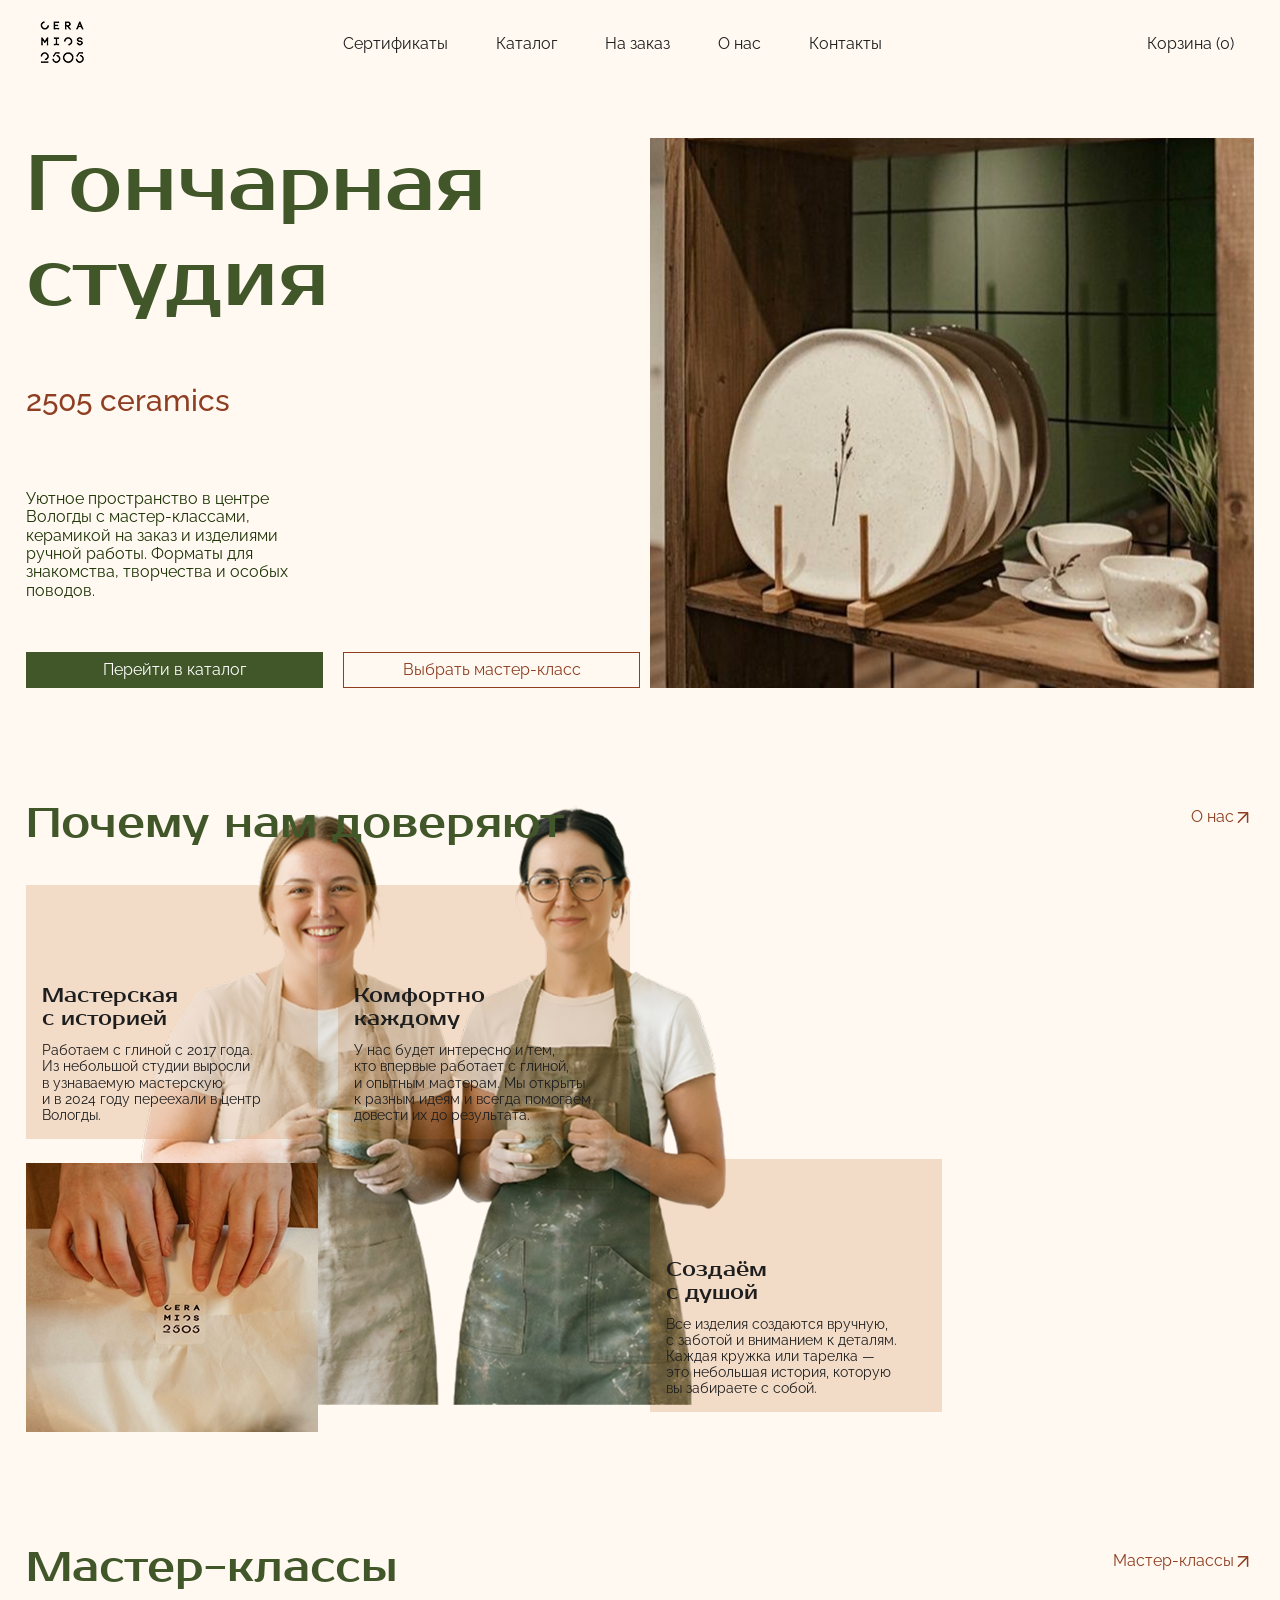
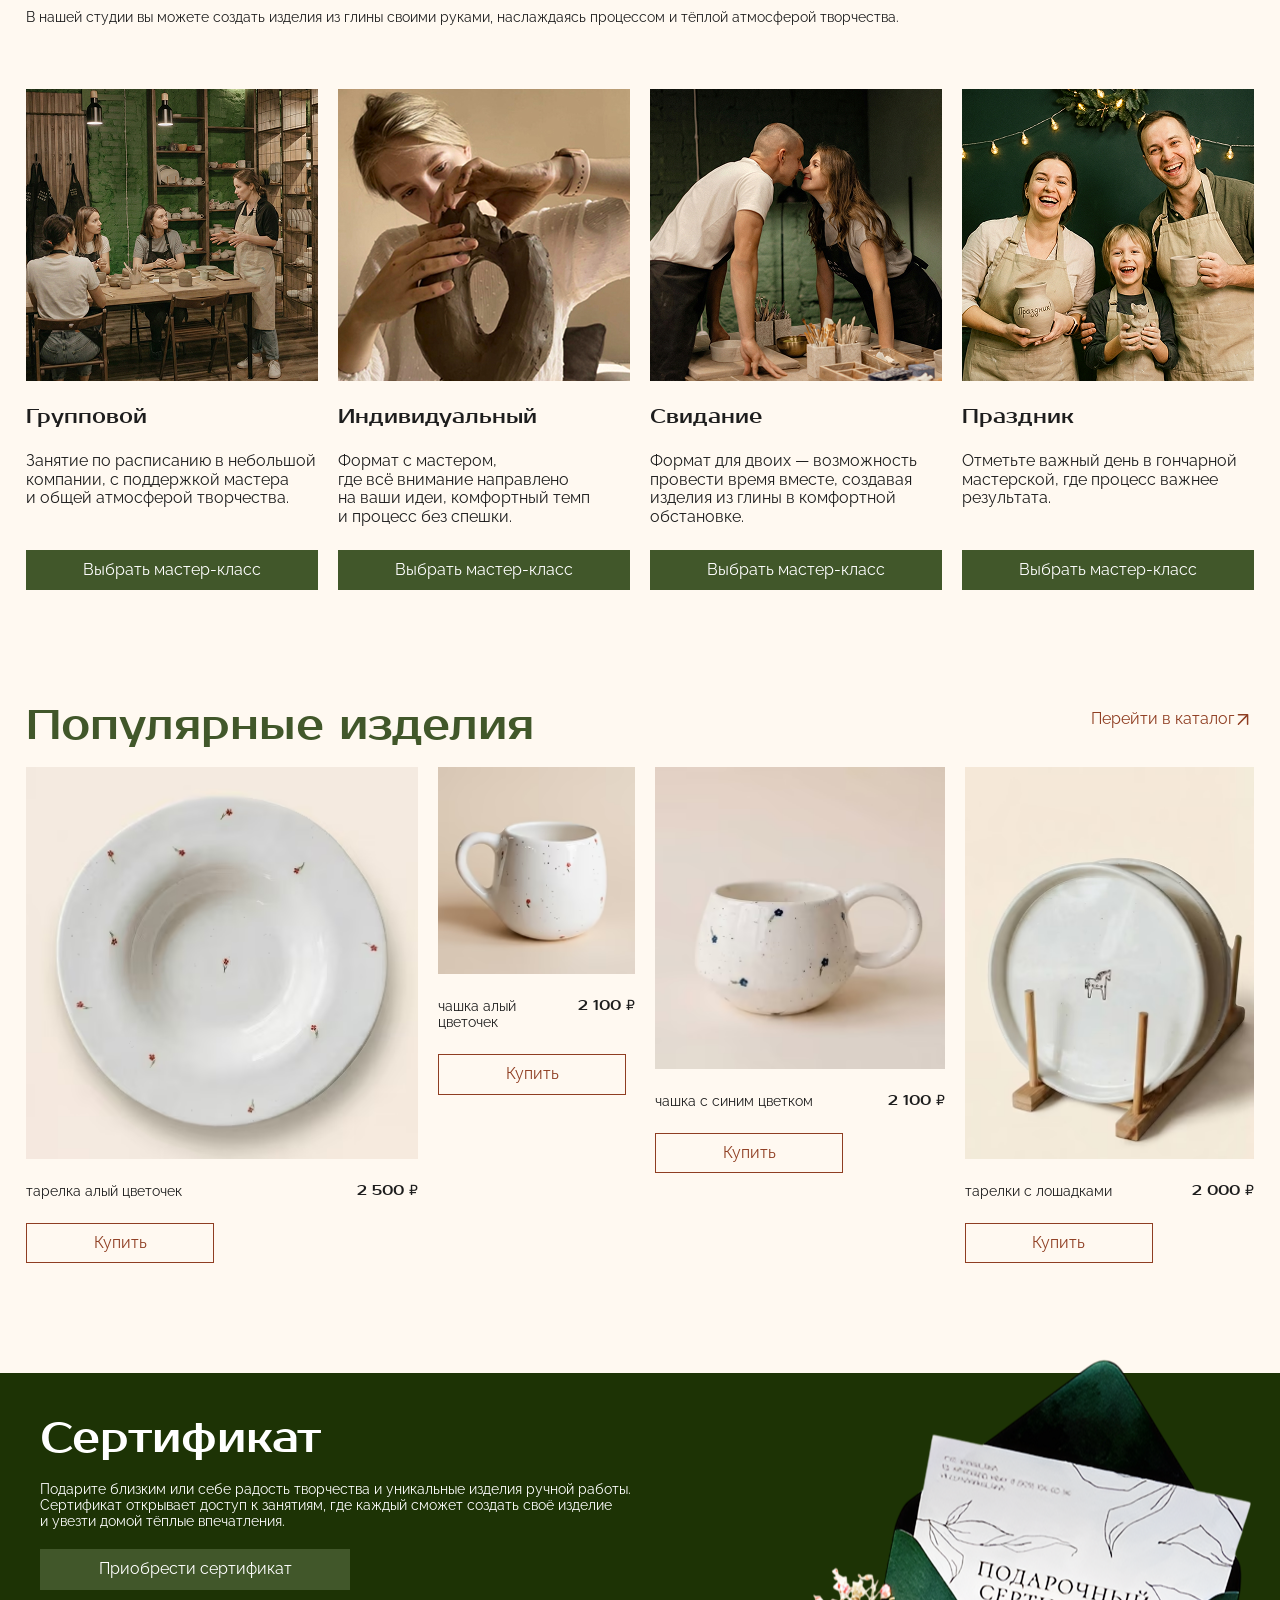
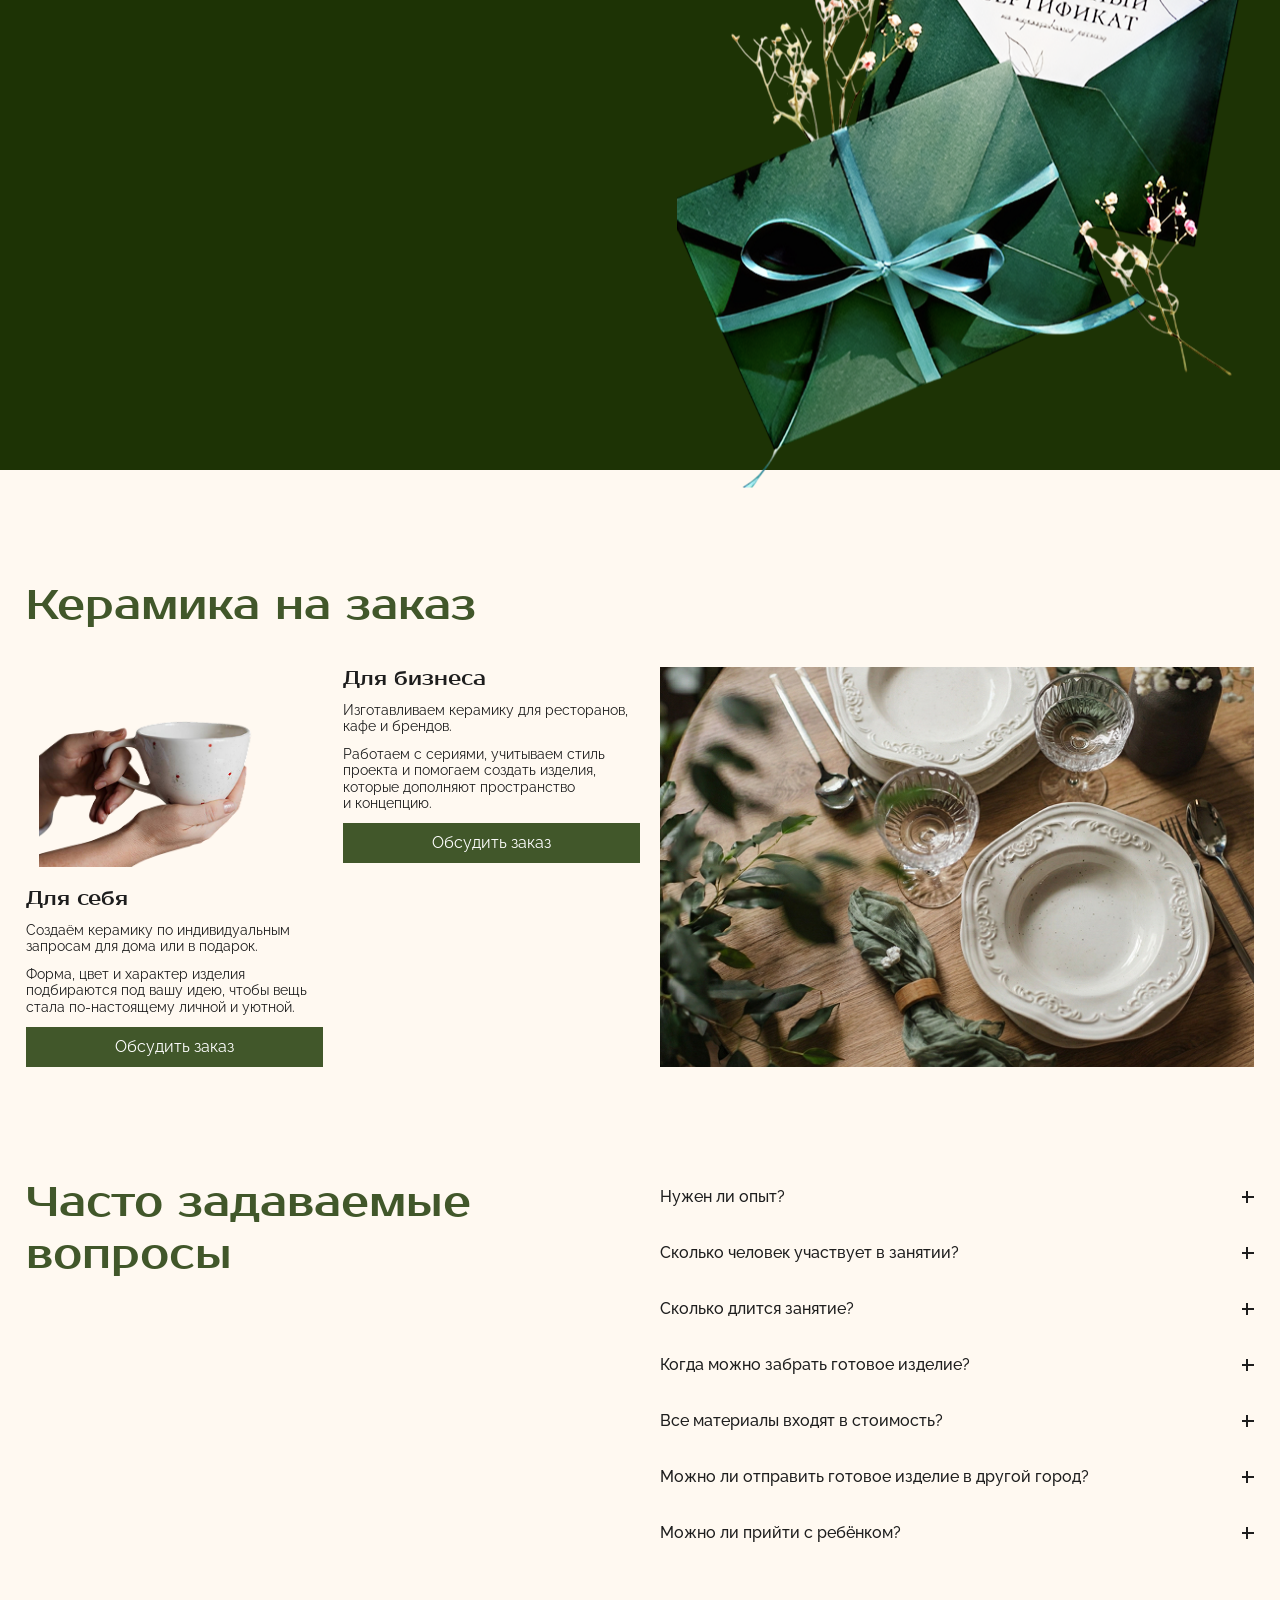
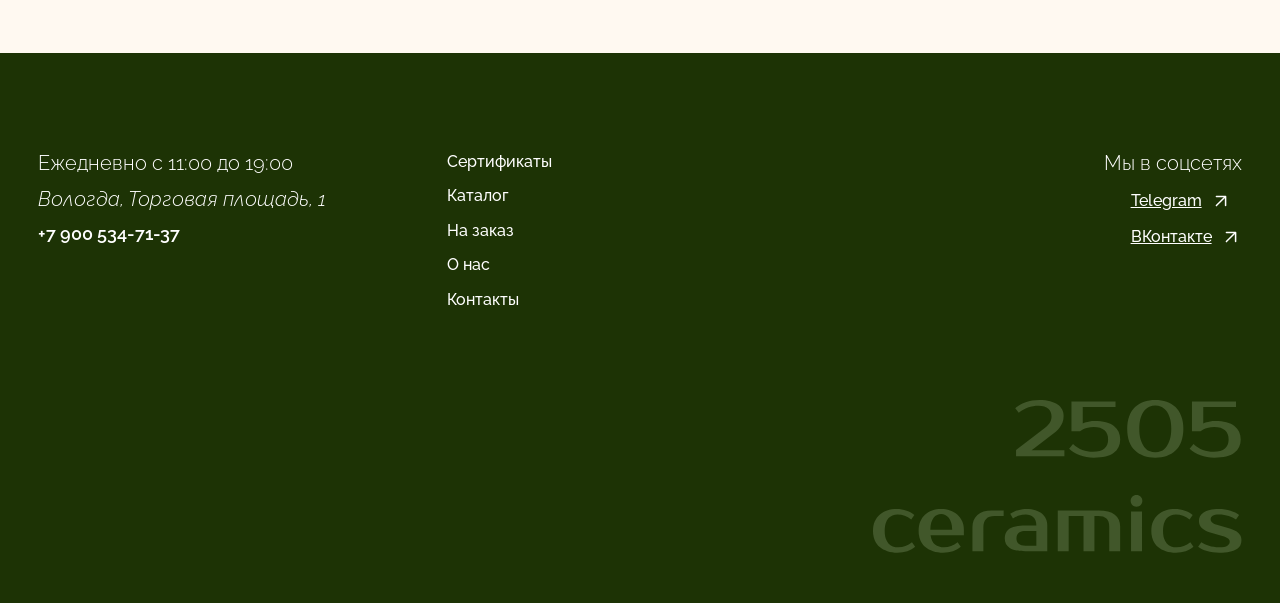
<file: index.html>
<!DOCTYPE html>
<html lang="ru">
<head>
		<meta charset="UTF-8">
		<meta name="viewport" content="width=device-width, initial-scale=1.0">
		<title>Гончарная студия 2505 ceramics — Главная</title>
		<link rel="preconnect" href="https://fonts.googleapis.com">
		<link rel="preconnect" href="https://fonts.gstatic.com" crossorigin>
		<link href="https://fonts.googleapis.com/css2?family=Prosto+One&family=Raleway:ital,wght@0,100..900;1,100..900&family=Roboto:ital,wght@0,100..900;1,100..900&display=swap" rel="stylesheet">
		<link href="https://fonts.googleapis.com/css2?family=Prosto+One&display=swap" rel="stylesheet">
    <link rel="stylesheet" href="css/normalize.css">
		<link rel="stylesheet" href="css/styles.css">
</head>
<body>
	<nav class="main-menu container">
		<button class="main-menu__burger" type="button" aria-label="Открыть меню">
			<span></span>
			<span></span>
			<span></span>
		</button>
		<a class="main-menu__logo" href="index.html">
			<img src="logo.png" width="48" height="48" alt="Логотип">
		</a>
		<a class="main-menu__cart" href="cart.html">Корзина (<span id="cartCount">0</span>)</a>
		<div class="main-menu__overlay"></div>
		<ul class="main-menu__list">
			<li><a class="main-menu__link" href="certificates.html">Сертификаты</a></li>
			<li><a class="main-menu__link" href="catalog.html">Каталог</a></li>
			<li><a class="main-menu__link" href="orders.html">На заказ</a></li>
			<li><a class="main-menu__link" href="about.html">О нас</a></li>
			<li><a class="main-menu__link" href="contacts.html">Контакты</a></li>
		</ul>
	</nav>
	<main>
		<section class="hero">
			<h1 class="hero__heading">Гончарная студия</h1>
			<p class="hero__lead">
				2505 ceramics
			</p>
			<div class="hero__image"></div>
			<p class="hero__description">
				Уютное пространство в центре Вологды с мастер-классами, керамикой на заказ и изделиями ручной работы. Форматы для знакомства, творчества и особых поводов.
			</p>
			<a class="hero__btn btn" href="catalog.html">Перейти в каталог</a>
			<a class="hero__btn btn btn--secondary" href="master-class.html">Выбрать мастер-класс</a>
		</section>
    <div class="trust">
    <section class="trust__wrapper">
      <h2 class="trust__heading">Почему нам доверяют</h2>
      <a class="trust__link" href="">О нас</a>
      <article class="trust__article trust__article--history">
        <h3 class="trust__article-heading">Мастерская с историей</h3>
        <p class="trust__article-paragraph">
          Работаем с глиной с 2017 года. Из небольшой студии выросли в узнаваемую мастерскую и в 2024 году переехали в центр Вологды.
        </p>
      </article>
      <article class="trust__article trust__article--comfort">
        <h3 class="trust__article-heading">Комфортно каждому</h3>
        <p class="trust__article-paragraph">
          У нас будет интересно и тем, кто впервые работает с глиной, и опытным мастерам. Мы открыты к разным идеям и всегда помогаем довести их до результата.
        </p>
      </article>
      <div class="trust__image-small"></div>
      <article class="trust__article trust__article--soul">
        <h3 class="trust__article-heading">Создаём с душой</h3>
        <p class="trust__article-paragraph">
          Все изделия создаются вручную, с заботой и вниманием к деталям. Каждая кружка или тарелка — это небольшая история, которую вы забираете с собой.
        </p>
      </article>
    </section>
    </div>
    <section class="master-classes">
      <h2 class="master-classes__heading">Мастер-классы</h2>
      <p class="master-classes__paragraph">В нашей студии вы можете создать изделия из глины своими руками, наслаждаясь процессом и тёплой атмосферой творчества.</p>
      <a class="master-classes__link" href="">Мастер-классы</a>
      <ul class="master-classes__list list-reset">
        <li class="master-classes__item">
          <h3 class="master-classes__item-heading">Групповой</h3>
          <p class="master-classes__item-paragraph">
            Занятие по расписанию в небольшой компании, с поддержкой мастера и общей атмосферой творчества.
          </p>
          <a class="master-classes__item-link btn" href="#">Выбрать мастер-класс</a>
        </li>
        <li class="master-classes__item master-classes__item--individual">
          <h3 class="master-classes__item-heading">Индивидуальный</h3>
          <p class="master-classes__item-paragraph">
            Формат с мастером, где всё внимание направлено на ваши идеи, комфортный темп и процесс без спешки.
          </p>
          <a class="master-classes__item-link btn" href="#">Выбрать мастер-класс</a>
        </li>
        <li class="master-classes__item master-classes__item--date">
          <h3 class="master-classes__item-heading">Свидание</h3>
          <p class="master-classes__item-paragraph">
            Формат для двоих — возможность провести время вместе, создавая изделия из глины в комфортной обстановке.
          </p>
          <a class="master-classes__item-link btn" href="#">Выбрать мастер-класс</a>
        </li>
        <li class="master-classes__item master-classes__item--celebration">
          <h3 class="master-classes__item-heading">Праздник</h3>
          <p class="master-classes__item-paragraph">
            Отметьте важный день в гончарной мастерской, где процесс важнее результата.
          </p>
          <a class="master-classes__item-link btn" href="#">Выбрать мастер-класс</a>
        </li>
      </ul>
    </section>

    <section class="popular-products">
      <h2 class="popular-products__heading">Популярные изделия</h2>
      <a class="popular-products__link" href="">Перейти в каталог</a>
      <ul class="popular-products__list list-reset">
        <li class="popular-products__item">
          <figure class="popular-products__figure">
            <picture class="popular-products__picture">
              <source type="image/avif" srcset="img/popular-product-scarlet-flower-plate.avif 1x, img/popular-product-scarlet-flower-plate@2x.avif 2x, img/popular-product-scarlet-flower-plate@3x.avif 3x">
              <source type="image/webp" srcset="img/popular-product-scarlet-flower-plate.webp 1x, img/popular-product-scarlet-flower-plate@2x.webp 2x, img/popular-product-scarlet-flower-plate@3x.webp 3x">
              <img class="popular-products__image" src="img/popular-product-scarlet-flower-plate.jpg" srcset="img/popular-product-scarlet-flower-plate.jpg 1x, img/popular-product-scarlet-flower-plate@2x.jpg 2x, img/popular-product-scarlet-flower-plate@3x.jpg 3x" alt="Светлая тарелка покрытая глазурью и редкими миниатюрными рисунками алых цветов" width="396" height="393">
            </picture>
          </figure>
          <h3 class="popular-products__figcaption">Тарелка Алый Цветочек</h3>
          <p class="popular-products__price">2 500 ₽</p>
          <button class="popular-products__button btn btn--secondary">Купить</button>
        </li>
        <li class="popular-products__item">
          <figure class="popular-products__figure">
            <picture class="popular-products__picture">
              <source type="image/avif" srcset="img/popular-product-scarlet-flower-cup.avif 1x, img/popular-product-scarlet-flower-cup@2x.avif 2x, img/popular-product-scarlet-flower-cup@3x.avif 3x">
              <source type="image/webp" srcset="img/popular-product-scarlet-flower-cup.webp 1x, img/popular-product-scarlet-flower-cup@2x.webp 2x, img/popular-product-scarlet-flower-cup@3x.webp 3x">
              <img class="popular-products__image" src="img/popular-product-scarlet-flower-cup.jpg" srcset="img/popular-product-scarlet-flower-cup.jpg 1x, img/popular-product-scarlet-flower-cup@2x.jpg 2x, img/popular-product-scarlet-flower-cup@3x.jpg 3x" alt="Светлая чашка покрытая глазурью и редкими миниатюрными рисунками алых цветов" width="188" height="197">
            </picture>
          </figure>
          <h3 class="popular-products__figcaption">Чашка Алый Цветочек</h3>
          <p class="popular-products__price">2 100 ₽</p>
          <button class="popular-products__button btn btn--secondary">Купить</button>
        </li>
        <li class="popular-products__item">
          <figure class="popular-products__figure">
            <picture class="popular-products__picture">
              <source type="image/avif" srcset="img/popular-product-blue-flower-cup.avif 1x, img/popular-product-blue-flower-cup@2x.avif 2x, img/popular-product-blue-flower-cup@3x.avif 3x">
              <source type="image/webp" srcset="img/popular-product-blue-flower-cup.webp 1x, img/popular-product-blue-flower-cup@2x.webp 2x, img/popular-product-blue-flower-cup@3x.webp 3x">
              <img class="popular-products__image" src="img/popular-product-blue-flower-cup.jpg" srcset="img/popular-product-blue-flower-cup.jpg 1x, img/popular-product-blue-flower-cup@2x.jpg 2x, img/popular-product-blue-flower-cup@3x.jpg 3x" alt="Светлая чашка покрытая глазурью и редкими миниатюрными рисунками васильковых цветов" width="292" height="304">
            </picture>
          </figure>
          <h3 class="popular-products__figcaption">Чашка с синим цветком</h3>
          <p class="popular-products__price">2 100 ₽</p>
          <button class="popular-products__button btn btn--secondary">Купить</button>
        </li>
        <li class="popular-products__item">
          <figure class="popular-products__figure">
            <picture class="popular-products__picture">
              <source type="image/avif" srcset="img/popular-product-plate-with-horses.avif 1x, img/popular-product-plate-with-horses@2x.avif 2x, img/popular-product-plate-with-horses@3x.avif 3x">
              <source type="image/webp" srcset="img/popular-product-plate-with-horses.webp 1x, img/popular-product-plate-with-horses@2x.webp 2x, img/popular-product-plate-with-horses@3x.webp 3x">
              <img class="popular-products__image" src="img/popular-product-plate-with-horses.jpg" srcset="img/popular-product-plate-with-horses.jpg 1x, img/popular-product-plate-with-horses@2x.jpg 2x, img/popular-product-plate-with-horses@3x.jpg 3x" alt="Светлая тарелка с тёмным изображением лошадки" width="292" height="395">
            </picture>
          </figure>
          <h3 class="popular-products__figcaption">Тарелки с лошадками</h3>
          <p class="popular-products__price">2 000 ₽</p>
          <button class="popular-products__button btn btn--secondary">Купить</button>
        </li>
      </ul>
    </section>

    <section class="certificate">
      <h2 class="certificate__heading">Сертификат</h2>
      <p class="certificate__description">
        Подарите близким или себе радость творчества и уникальные изделия ручной работы. Сертификат открывает доступ к занятиям, где каждый сможет создать своё изделие и увезти домой тёплые впечатления.
      </p>
      <a class="certificate__button btn" href="">Приобрести сертификат</a>
    </section>
    <section class="custom-ceramics">
      <h2 class="custom-ceramics__heading">Керамика на заказ</h2>
      <div class="custom-ceramics__image-small"></div>
      <article class="custom-ceramics__article custom-ceramics__article--business">
        <h3 class="custom-ceramics__article-heading">Для бизнеса</h3>
        <p class="custom-ceramics__article-paragraph">
          Изготавливаем керамику для ресторанов, кафе и брендов.
        </p>
        <p class="custom-ceramics__article-paragraph">
          Работаем с сериями, учитываем стиль проекта и помогаем создать изделия, которые дополняют пространство и концепцию.
        </p>
        <a class="custom-ceramics__article-link btn" href="">Обсудить заказ</a>
      </article>
      <article class="custom-ceramics__article custom-ceramics__article--personal">
        <h3 class="custom-ceramics__article-heading">Для себя</h3>
        <p class="custom-ceramics__article-paragraph">
          Создаём керамику по индивидуальным запросам для дома или в подарок.
        </p>
        <p class="custom-ceramics__article-paragraph">
Форма, цвет и характер изделия подбираются под вашу идею, чтобы вещь стала по‑настоящему личной и уютной.
        </p>
        <a class="custom-ceramics__article-link btn" href="">Обсудить заказ</a>
      </article>
      <div class="custom-ceramics__image-bg"></div>
    </section>
    <section class="faq">
      <h2 class="faq__heading">Часто задаваемые вопросы</h2>
      <div class="faq__list">
        <details class="faq__item">
          <summary class="faq__question">Нужен ли опыт?</summary>
          <p class="faq__answer">Опыт не требуется. Мы всё объясняем и помогаем на каждом этапе, даже если вы впервые работаете с глиной.</p>
        </details>
        <details class="faq__item">
          <summary class="faq__question">Сколько человек участвует в занятии?</summary>
          <p class="faq__answer">Опыт не требуется. Мы всё объясняем и помогаем на каждом этапе, даже если вы впервые работаете с глиной.</p>
        </details>
        <details class="faq__item">
          <summary class="faq__question">Сколько длится занятие?</summary>
          <p class="faq__answer">Опыт не требуется. Мы всё объясняем и помогаем на каждом этапе, даже если вы впервые работаете с глиной.</p>
        </details>
        <details class="faq__item">
          <summary class="faq__question">Когда можно забрать готовое изделие?</summary>
          <p class="faq__answer">Опыт не требуется. Мы всё объясняем и помогаем на каждом этапе, даже если вы впервые работаете с глиной.</p>
        </details>
        <details class="faq__item">
          <summary class="faq__question">Все материалы входят в стоимость?</summary>
          <p class="faq__answer">Опыт не требуется. Мы всё объясняем и помогаем на каждом этапе, даже если вы впервые работаете с глиной.</p>
        </details>
        <details class="faq__item">
          <summary class="faq__question">Можно ли отправить готовое изделие в другой город?</summary>
          <p class="faq__answer">Опыт не требуется. Мы всё объясняем и помогаем на каждом этапе, даже если вы впервые работаете с глиной.</p>
        </details>
        <details class="faq__item">
          <summary class="faq__question">Можно ли прийти с ребёнком?</summary>
          <p class="faq__answer">Опыт не требуется. Мы всё объясняем и помогаем на каждом этапе, даже если вы впервые работаете с глиной.</p>
        </details>
      </div>
    </section>
	</main>
  <footer class="footer">
    <div class="footer-wrapper container">

      <div class="footer-address">
        <p>Ежедневно с 11:00 до 19:00</p>
        <address class="contacts-text">
          Вологда, Торговая площадь, 1
          <a href="tel:+79005347137">+7 900 534-71-37</a>
        </address>

      </div>

      <ul class="menu-secondary clear-ul">
        <li><a class="menu-secondary-item" href="certificates.html">Сертификаты</a></li>
        <li><a class="menu-secondary-item " href="catalog.html">Каталог</a></li>
        <li><a class="menu-secondary-item" href="orders.html">На заказ</a></li>
        <li><a class="menu-secondary-item" href="about.html">О нас</a></li>
        <li><a class="menu-secondary-item" href="contacts.html">Контакты</a></li>
      </ul>

      <div class="footer-right">
        <h3 class="text-widget text-widget-copyright">
          Мы в соцсетях
        </h3>
        <ul class="menu-social clear-ul">
          <li><a class="menu-social-link menu-social-link-tg" href="https://t.me/ceramics2505" aria-label="Telegram">Telegram</a></li>
          <li><a class="menu-social-link menu-social-link-vk" href="https://vk.com/ceramics2505" aria-label="ВКонтакте">ВКонтакте</a></li>
        </ul>
        <img class="contacts-image contacts-image-logo" src="img/footer-logo.svg" width="369" height="153" alt="Логотип">

      </div>

    </div>
  </footer>
  <script>
    const menu = document.querySelector('.main-menu');
    const burger = document.querySelector('.main-menu__burger');
    const overlay = document.querySelector('.main-menu__overlay');

    function toggleMenu() {
      menu.classList.toggle('main-menu--open');
    }

    function closeMenu() {
      menu.classList.remove('main-menu--open');
    }

    if (burger) {
      burger.addEventListener('click', toggleMenu);
    }

    if (overlay) {
      overlay.addEventListener('click', closeMenu);
    }

    // Закрытие меню при клике на ссылку
    const menuLinks = document.querySelectorAll('.main-menu__link');
    menuLinks.forEach(link => {
      link.addEventListener('click', () => {
        if (window.innerWidth < 768) {
          closeMenu();
        }
      });
    });
  </script>
</body>
</html>
</file>
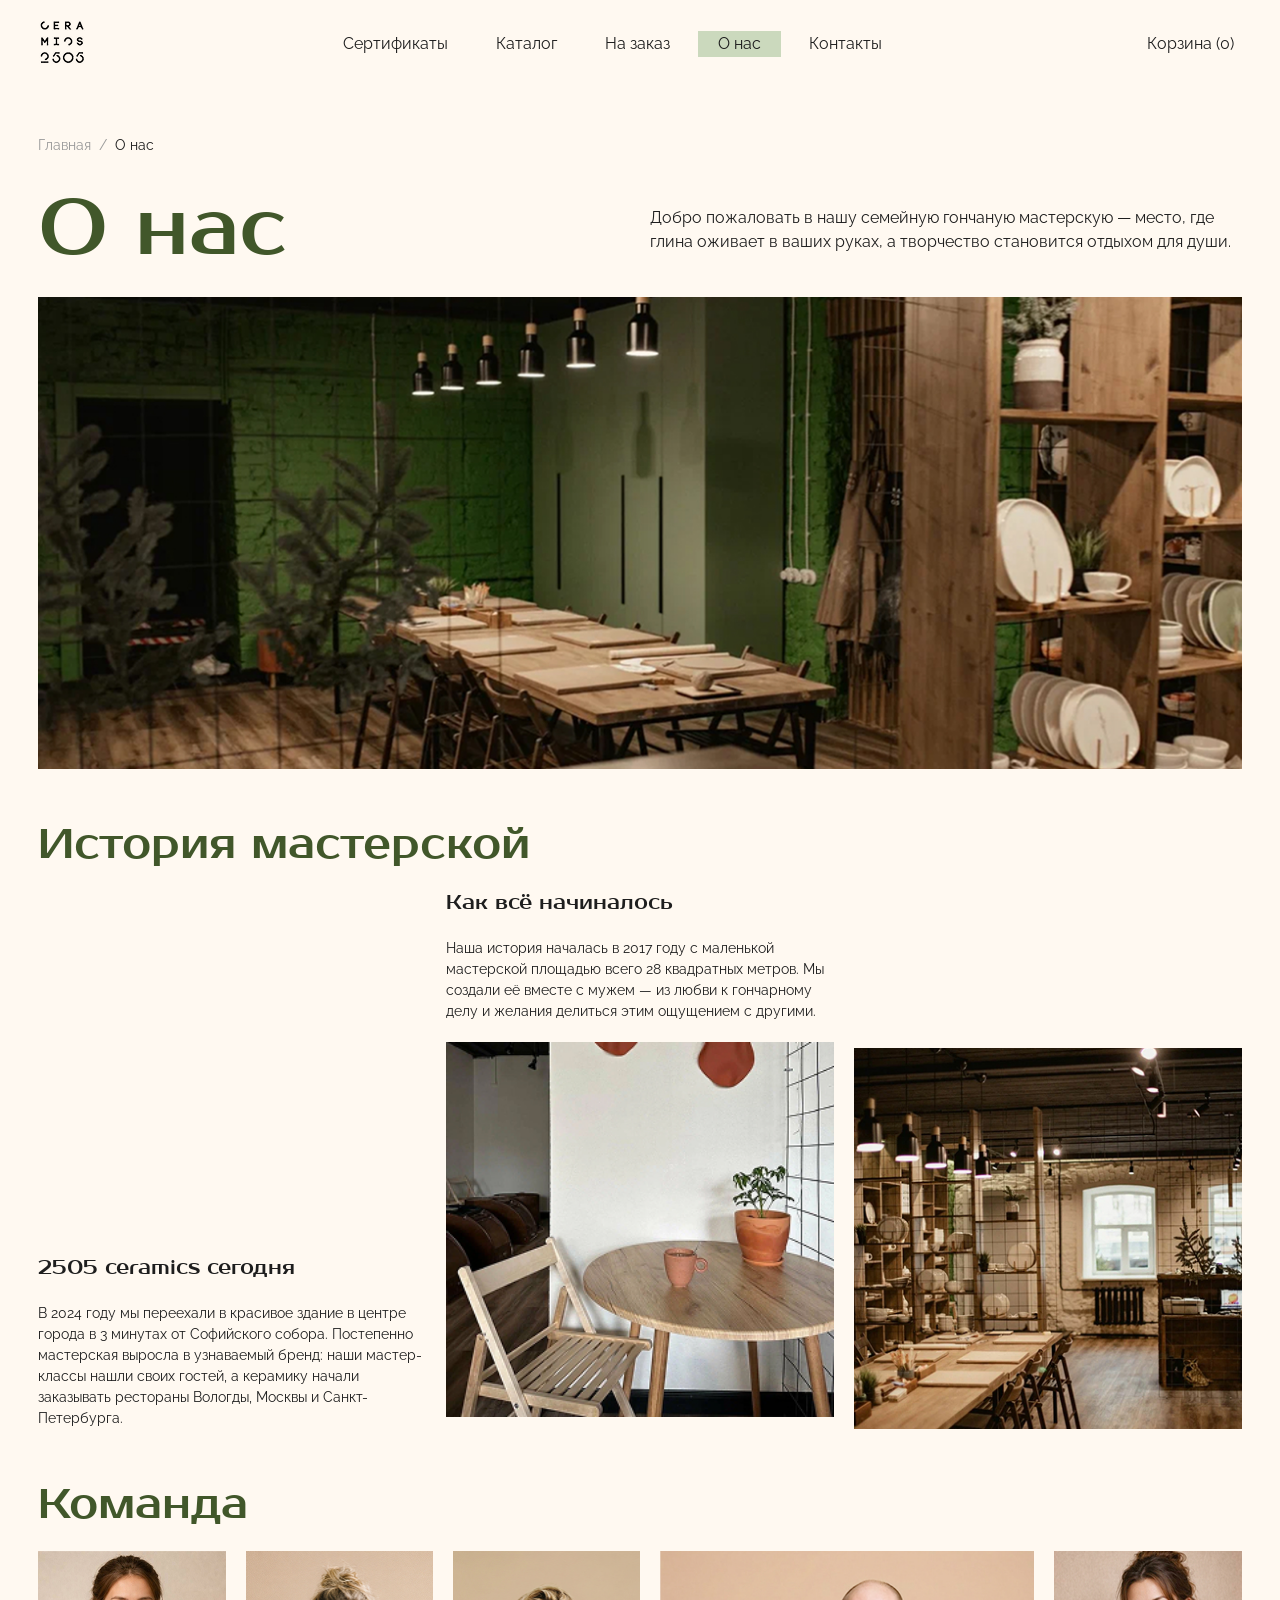
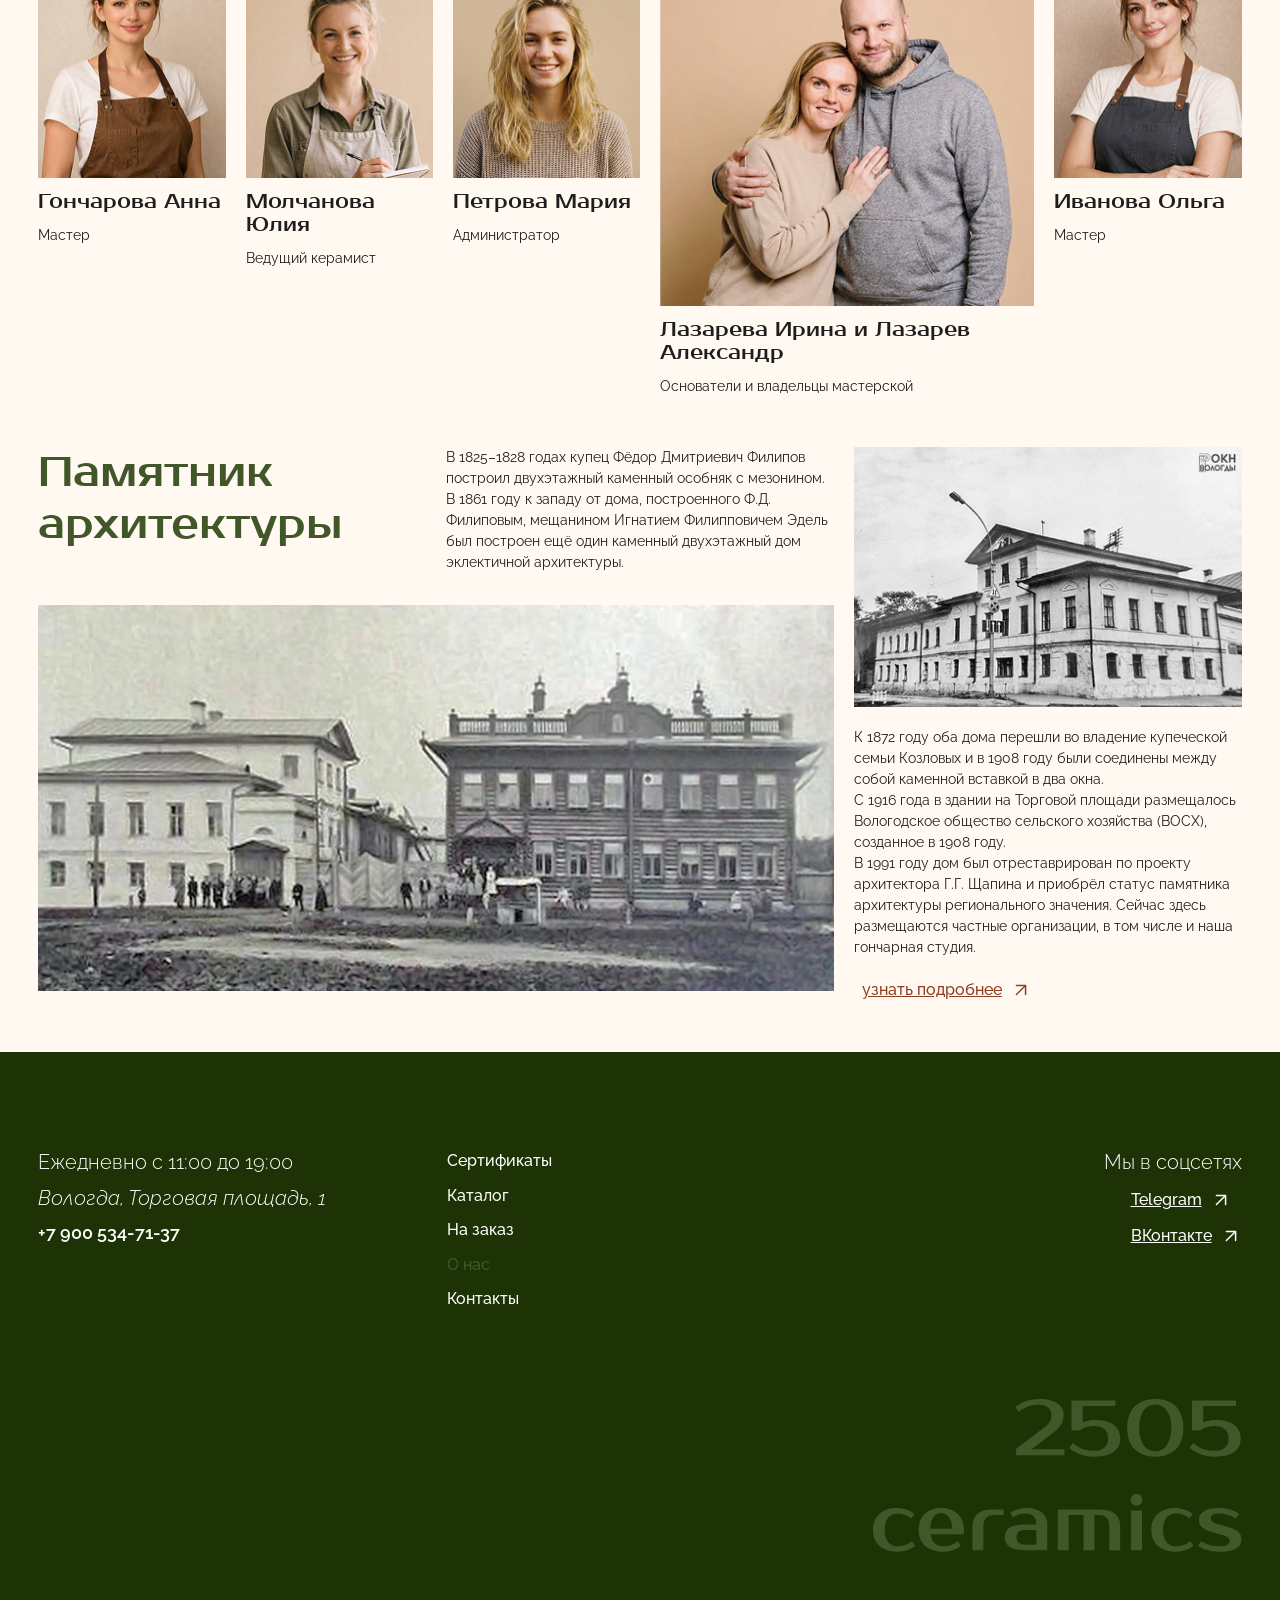
<file: about.html>
<!DOCTYPE html>
<html lang="ru">
<head>
	<meta charset="UTF-8">
	<meta name="viewport" content="width=device-width, initial-scale=1.0">
	<title>Гончарная студия 2505 ceramics — О нас</title>
	<link rel="preconnect" href="https://fonts.googleapis.com">
	<link rel="preconnect" href="https://fonts.gstatic.com" crossorigin>
	<link href="https://fonts.googleapis.com/css2?family=Prosto+One&family=Raleway:ital,wght@0,100..900;1,100..900&family=Roboto:ital,wght@0,100..900;1,100..900&display=swap" rel="stylesheet">
	<link href="https://fonts.googleapis.com/css2?family=Prosto+One&display=swap" rel="stylesheet">
	<link rel="stylesheet" href="css/normalize.css">
	<link rel="stylesheet" href="css/styles.css">
</head>
<body>
	<nav class="main-menu container">
		<button class="main-menu__burger" type="button" aria-label="Открыть меню">
			<span></span>
			<span></span>
			<span></span>
		</button>
		<a class="main-menu__logo" href="index.html">
			<img src="logo.png" width="48" height="48" alt="Логотип">
		</a>
		<a class="main-menu__cart" href="cart.html">Корзина (<span id="cartCount">0</span>)</a>
		<div class="main-menu__overlay"></div>
		<ul class="main-menu__list">
			<li><a class="main-menu__link" href="certificates.html">Сертификаты</a></li>
			<li><a class="main-menu__link" href="catalog.html">Каталог</a></li>
			<li><a class="main-menu__link" href="orders.html">На заказ</a></li>
			<li><a class="main-menu__link main-menu__link-active">О нас</a></li>
			<li><a class="main-menu__link" href="contacts.html">Контакты</a></li>
		</ul>
	</nav>

	<main class="about-page container">
		<ul class="about-page__breadcrumbs breadcrumbs">
			<li class="breadcrumbs__item">
				<a class="breadcrumbs__link breadcrumbs__link--color" href="index.html">Главная</a>
			</li>
			<li class="breadcrumbs__item">
				<span class="breadcrumbs__slash breadcrumbs__slash--color">/</span>
			</li>
			<li class="breadcrumbs__item">
				<span class="breadcrumbs__link">О нас</span>
			</li>
		</ul>

		<section class="about-hero">
			<h1 class="about-hero__heading">О нас</h1>
			<p class="about-hero__description">
				Добро пожаловать в нашу семейную гончаную мастерскую — место, где глина оживает в ваших руках, а творчество становится отдыхом для души.
			</p>
			<picture class="about-hero__picture">
				<source type="image/jpeg" srcset="img/about-us.jpg 1x, img/about-us@2x.jpg 2x, img/about-us@3x.jpg 3x">
				<img class="about-hero__image" src="img/about-us.jpg" srcset="img/about-us.jpg 1x, img/about-us@2x.jpg 2x, img/about-us@3x.jpg 3x" alt="Гончарная мастерская 2505 ceramics" width="800" height="600">
			</picture>
		</section>

		<section class="about-history">
			<h2 class="about-history__heading">История мастерской</h2>
			<div class="about-history__grid">
				<picture class="about-history__picture about-history__picture--0">
					<source type="image/jpeg" srcset="img/history-0.jpg 1x, img/history-0@2x.jpg 2x, img/history-0@3x.jpg 3x">
					<img class="about-history__image" src="img/history-0.jpg" srcset="img/history-0.jpg 1x, img/history-0@2x.jpg 2x, img/history-0@3x.jpg 3x" alt="История мастерской 2505 ceramics" width="292" height="283">
				</picture>

				<div class="about-history__start">
					<h3 class="about-history__subheading">Как всё начиналось</h3>
					<p class="about-history__text">
						Наша история началась в 2017 году с маленькой мастерской площадью всего 28 квадратных метров. Мы создали её вместе с мужем — из любви к гончарному делу и желания делиться этим ощущением с другими.
					</p>
				</div>

				<picture class="about-history__picture about-history__picture--1">
					<source type="image/jpeg" srcset="img/history-1.jpg 1x, img/history-1@2x.jpg 2x, img/history-1@3x.jpg 3x">
					<img class="about-history__image" src="img/history-1.jpg" srcset="img/history-1.jpg 1x, img/history-1@2x.jpg 2x, img/history-1@3x.jpg 3x" alt="История мастерской 2505 ceramics" width="396" height="495">
				</picture>

				<div class="about-history__today">
					<h3 class="about-history__subheading">2505 ceramics сегодня</h3>
					<p class="about-history__text">
						В 2024 году мы переехали в красивое здание в центре города в 3 минутах от Софийского собора. Постепенно мастерская выросла в узнаваемый бренд: наши мастер-классы нашли своих гостей, а керамику начали заказывать рестораны Вологды, Москвы и Санкт-Петербурга.
					</p>
				</div>
			</div>
		</section>

		<section class="about-team">
			<h2 class="about-team__heading">Команда</h2>
			<div class="about-team__grid">
				<article class="about-team__member about-team__member--founders">
					<picture class="about-team__picture">
						<source type="image/jpeg" srcset="img/irina.jpg 1x, img/irina@2x.jpg 2x, img/irina@3x.jpg 3x">
						<img class="about-team__image" src="img/irina.jpg" srcset="img/irina.jpg 1x, img/irina@2x.jpg 2x, img/irina@3x.jpg 3x" alt="Лазарева Ирина и Лазарев Александр" width="396" height="375">
					</picture>
					<h3 class="about-team__name">Лазарева Ирина и Лазарев Александр</h3>
					<p class="about-team__role">Основатели и владельцы мастерской</p>
				</article>

				<article class="about-team__member about-team__member--anna">
					<picture class="about-team__picture">
						<source type="image/jpeg" srcset="img/anna.jpg 1x, img/anna@2x.jpg 2x, img/anna@3x.jpg 3x">
						<img class="about-team__image" src="img/anna.jpg" srcset="img/anna.jpg 1x, img/anna@2x.jpg 2x, img/anna@3x.jpg 3x" alt="Гончарова Анна" width="188" height="228">
					</picture>
					<h3 class="about-team__name">Гончарова Анна</h3>
					<p class="about-team__role">Мастер</p>
				</article>

				<article class="about-team__member about-team__member--yulia">
					<picture class="about-team__picture">
						<source type="image/jpeg" srcset="img/yulia.jpg 1x, img/yulia@2x.jpg 2x, img/yulia@3x.jpg 3x">
						<img class="about-team__image" src="img/yulia.jpg" srcset="img/yulia.jpg 1x, img/yulia@2x.jpg 2x, img/yulia@3x.jpg 3x" alt="Молчанова Юлия" width="188" height="228">
					</picture>
					<h3 class="about-team__name">Молчанова Юлия</h3>
					<p class="about-team__role">Ведущий керамист</p>
				</article>

				<article class="about-team__member about-team__member--maria">
					<picture class="about-team__picture">
						<source type="image/jpeg" srcset="img/maria.jpg 1x, img/maria@2x.jpg 2x, img/maria@3x.jpg 3x">
						<img class="about-team__image" src="img/maria.jpg" srcset="img/maria.jpg 1x, img/maria@2x.jpg 2x, img/maria@3x.jpg 3x" alt="Петрова Мария" width="188" height="228">
					</picture>
					<h3 class="about-team__name">Петрова Мария</h3>
					<p class="about-team__role">Администратор</p>
				</article>

				<article class="about-team__member about-team__member--olga">
					<picture class="about-team__picture">
						<source type="image/jpeg" srcset="img/olga.jpg 1x, img/olga@2x.jpg 2x, img/olga@3x.jpg 3x">
						<img class="about-team__image" src="img/olga.jpg" srcset="img/olga.jpg 1x, img/olga@2x.jpg 2x, img/olga@3x.jpg 3x" alt="Иванова Ольга" width="188" height="228">
					</picture>
					<h3 class="about-team__name">Иванова Ольга</h3>
					<p class="about-team__role">Мастер</p>
				</article>
			</div>
		</section>

		<section class="about-monument">
			<div class="about-monument__grid">
				<h2 class="about-monument__heading">Памятник архитектуры</h2>

				<picture class="about-monument__picture about-monument__picture--main">
					<source type="image/jpeg" srcset="img/monument.jpg 1x, img/monument@2x.jpg 2x, img/monument@3x.jpg 3x">
					<img class="about-monument__image" src="img/monument.jpg" srcset="img/monument.jpg 1x, img/monument@2x.jpg 2x, img/monument@3x.jpg 3x" alt="Здание на Торговой площади, 1" width="812" height="394">
				</picture>

				<p class="about-monument__text about-monument__text--first">
					В 1825–1828 годах купец Фёдор Дмитриевич Филипов построил двухэтажный каменный особняк с мезонином.
					<br>
					В 1861 году к западу от дома, построенного Ф.Д. Филиповым, мещанином Игнатием Филипповичем Эдель был построен ещё один каменный двухэтажный дом эклектичной архитектуры.
				</p>

				<div class="about-monument__right">
					<picture class="about-monument__picture about-monument__picture--side">
						<source type="image/jpeg" srcset="img/monument-1.jpg 1x, img/monument-1@2x.jpg 2x, img/monument-1@3x.jpg 3x">
						<img class="about-monument__image" src="img/monument-1.jpg" srcset="img/monument-1.jpg 1x, img/monument-1@2x.jpg 2x, img/monument-1@3x.jpg 3x" alt="Фрагмент памятника архитектуры" width="396" height="266">
					</picture>

					<p class="about-monument__text about-monument__text--second">
						К 1872 году оба дома перешли во владение купеческой семьи Козловых и в 1908 году были соединены между собой каменной вставкой в два окна.
						<br>
						С 1916 года в здании на Торговой площади размещалось Вологодское общество сельского хозяйства (ВОСХ), созданное в 1908 году.
						<br>
						В 1991 году дом был отреставрирован по проекту архитектора Г.Г. Щапина и приобрёл статус памятника архитектуры регионального значения. Сейчас здесь размещаются частные организации, в том числе и наша гончарная студия.
					</p>

					<a class="about-monument__link" href="https://vologda-okn.ru/object/zhiloj-dom%2C-torgovay-ploshady-1" target="_blank" rel="noopener noreferrer">
						Узнать подробнее
					</a>
				</div>
			</div>
		</section>
	</main>

	<footer class="footer">
		<div class="footer-wrapper container">
			<div class="footer-address">
				<p>Ежедневно с 11:00 до 19:00</p>
				<address class="contacts-text">
					Вологда, Торговая площадь, 1
					<a href="tel:+79005347137">+7 900 534-71-37</a>
				</address>
			</div>

			<ul class="menu-secondary clear-ul">
				<li><a class="menu-secondary-item" href="certificates.html">Сертификаты</a></li>
				<li><a class="menu-secondary-item" href="catalog.html">Каталог</a></li>
				<li><a class="menu-secondary-item" href="orders.html">На заказ</a></li>
				<li><a class="menu-secondary-item menu-secondary-item-active">О нас</a></li>
				<li><a class="menu-secondary-item" href="contacts.html">Контакты</a></li>
			</ul>

			<div class="footer-right">
				<h3 class="text-widget text-widget-copyright">
					Мы в соцсетях
				</h3>
				<ul class="menu-social clear-ul">
					<li><a class="menu-social-link menu-social-link-tg" href="https://t.me/ceramics2505" aria-label="Telegram">Telegram</a></li>
					<li><a class="menu-social-link menu-social-link-vk" href="https://vk.com/ceramics2505" aria-label="ВКонтакте">ВКонтакте</a></li>
				</ul>
				<img class="contacts-image contacts-image-logo" src="img/footer-logo.svg" width="369" height="153" alt="Логотип">
			</div>
		</div>
	</footer>

	<script>
		const menu = document.querySelector('.main-menu');
		const burger = document.querySelector('.main-menu__burger');
		const overlay = document.querySelector('.main-menu__overlay');

		function toggleMenu() {
			menu.classList.toggle('main-menu--open');
		}

		function closeMenu() {
			menu.classList.remove('main-menu--open');
		}

		if (burger) {
			burger.addEventListener('click', toggleMenu);
		}

		if (overlay) {
			overlay.addEventListener('click', closeMenu);
		}

		const menuLinks = document.querySelectorAll('.main-menu__link');
		menuLinks.forEach(link => {
			link.addEventListener('click', () => {
				if (window.innerWidth < 768) {
					closeMenu();
				}
			});
		});
	</script>
</body>
</html>
</file>
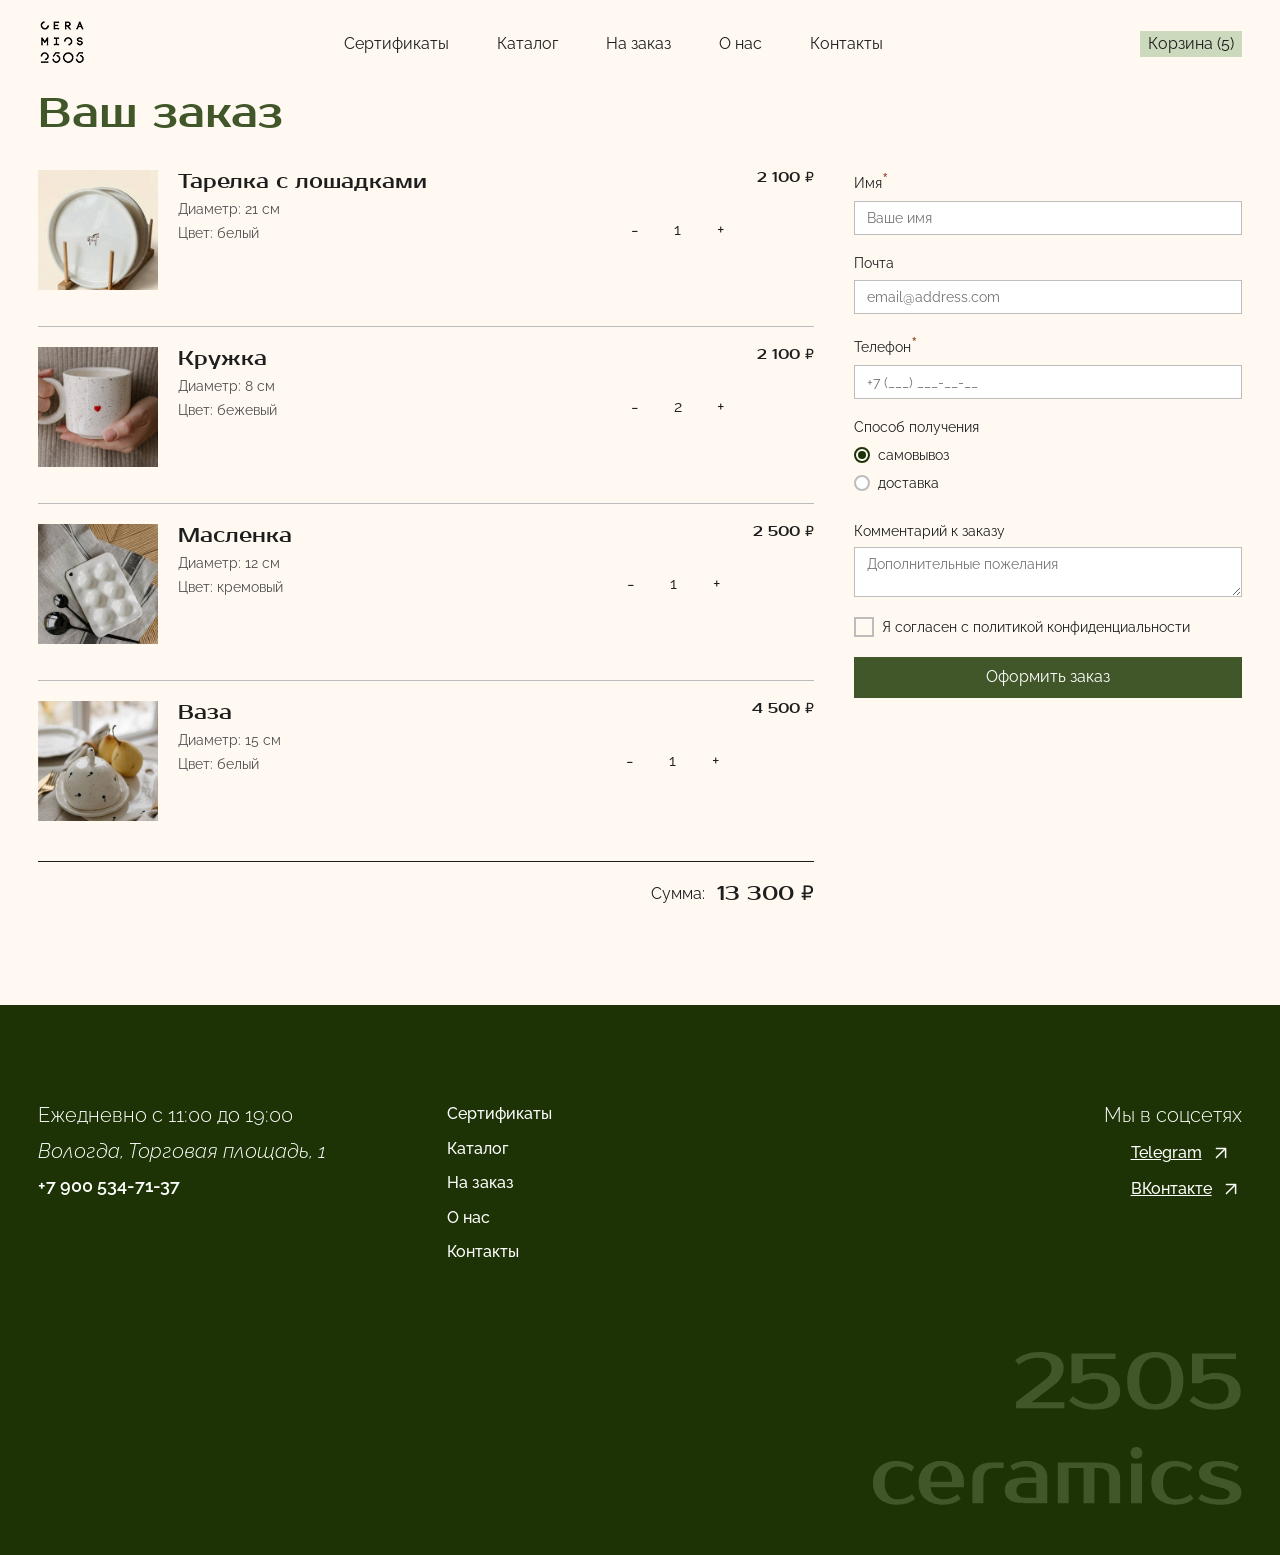
<file: cart.html>
<!DOCTYPE html>
<html lang="ru">
<head>
	<meta charset="UTF-8">
	<meta name="viewport" content="width=device-width, initial-scale=1.0">
	<title>Гончарная студия 2505 ceramics — Корзина</title>
	<link rel="preconnect" href="https://fonts.googleapis.com">
	<link rel="preconnect" href="https://fonts.gstatic.com" crossorigin>
	<link href="https://fonts.googleapis.com/css2?family=Prosto+One&family=Raleway:ital,wght@0,100..900;1,100..900&family=Roboto:ital,wght@0,100..900;1,100..900&display=swap" rel="stylesheet">
	<link href="https://fonts.googleapis.com/css2?family=Prosto+One&display=swap" rel="stylesheet">
	<link rel="stylesheet" href="css/normalize.css">
	<link rel="stylesheet" href="css/styles.css">
</head>
<body>
	<nav class="main-menu container">
		<button class="main-menu__burger" type="button" aria-label="Открыть меню">
			<span></span>
			<span></span>
			<span></span>
		</button>
		<a class="main-menu__logo" href="index.html">
			<img src="logo.png" width="48" height="48" alt="Логотип">
		</a>
		<a class="main-menu__cart main-menu__link-active">Корзина (<span id="cartCount">0</span>)</a>
		<div class="main-menu__overlay"></div>
		<ul class="main-menu__list">
			<li><a class="main-menu__link" href="certificates.html">Сертификаты</a></li>
			<li><a class="main-menu__link" href="catalog.html">Каталог</a></li>
			<li><a class="main-menu__link" href="orders.html">На заказ</a></li>
			<li><a class="main-menu__link" href="about.html">О нас</a></li>
			<li><a class="main-menu__link" href="contacts.html">Контакты</a></li>
		</ul>
	</nav>
	<main class="cart container">
		<section class="cart__empty" id="cartEmpty">
			<div class="cart__content">
				<h1 class="cart__heading">Корзина пуста</h1>
				<a class="cart__link btn" href="catalog.html">В каталог</a>
			</div>
			<div class="cart__image"></div>
		</section>

		<section class="cart__full" id="cartFull" style="display: none;">
			<h1 class="cart__title">Ваш заказ</h1>
			<div class="cart__wrapper">
				<div class="cart__items">
					<div id="cartItemsList"></div>
					<div class="cart__total">
						<span class="cart__total-label">Сумма:</span>
						<span class="cart__total-price" id="cartTotal">0 ₽</span>
					</div>
				</div>
				<form action="https://se.ifmo.ru/~kuchin/backend/form.php" method="post" class="cart__form" id="cartForm">
					<label class="cart__field">
						<span class="cart__label">Имя<span class="cart__required">*</span></span>
						<input type="text" name="name" class="cart__input" placeholder="Ваше имя" required>
					</label>
					<label class="cart__field">
						<span class="cart__label">Почта</span>
						<input type="email" name="email" class="cart__input" placeholder="email@address.com">
					</label>
					<label class="cart__field">
						<span class="cart__label">Телефон<span class="cart__required">*</span></span>
						<input type="tel" name="phone" class="cart__input" placeholder="+7 (___) ___-__-__" required>
					</label>
					<fieldset class="cart__fieldset">
						<legend class="cart__legend">Способ получения</legend>
						<label class="cart__radio">
							<input type="radio" name="delivery" value="pickup" checked>
							<span>самовывоз</span>
						</label>
						<label class="cart__radio">
							<input type="radio" name="delivery" value="delivery">
							<span>доставка</span>
						</label>
					</fieldset>
					<label class="cart__field">
						<span class="cart__label">Комментарий к заказу</span>
						<textarea name="comment" class="cart__textarea" placeholder="Дополнительные пожелания"></textarea>
					</label>
					<label class="cart__checkbox">
						<input type="checkbox" name="privacy" required>
						<span>Я согласен с политикой конфиденциальности</span>
					</label>

					<button type="submit" class=" btn">Оформить заказ </button>
				</form>
			</div>
		</section>
	</main>
	<footer class="footer">
		<div class="footer-wrapper container">

			<div class="footer-address">
				<p>Ежедневно с 11:00 до 19:00</p>
				<address class="contacts-text">
					Вологда, Торговая площадь, 1
					<a href="tel:+79005347137">+7 900 534-71-37</a>
				</address>

			</div>

			<ul class="menu-secondary clear-ul">
				<li><a class="menu-secondary-item" href="certificates.html">Сертификаты</a></li>
				<li><a class="menu-secondary-item" href="catalog.html">Каталог</a></li>
				<li><a class="menu-secondary-item" href="orders.html">На заказ</a></li>
				<li><a class="menu-secondary-item" href="about.html">О нас</a></li>
				<li><a class="menu-secondary-item" href="contacts.html">Контакты</a></li>
			</ul>

			<div class="footer-right">
				<h3 class="text-widget text-widget-copyright">
					Мы в соцсетях
				</h3>
				<ul class="menu-social clear-ul">
					<li><a class="menu-social-link menu-social-link-tg" href="https://t.me/ceramics2505" aria-label="Telegram">Telegram</a></li>
					<li><a class="menu-social-link menu-social-link-vk" href="https://vk.com/ceramics2505" aria-label="ВКонтакте">ВКонтакте</a></li>
				</ul>
				<img class="contacts-image contacts-image-logo" src="img/footer-logo.svg" width="369" height="153" alt="Логотип">

			</div>

		</div>
	</footer>
	<script>
		const menu = document.querySelector('.main-menu');
		const burger = document.querySelector('.main-menu__burger');
		const overlay = document.querySelector('.main-menu__overlay');

		function toggleMenu() {
			menu.classList.toggle('main-menu--open');
		}

		function closeMenu() {
			menu.classList.remove('main-menu--open');
		}

		if (burger) {
			burger.addEventListener('click', toggleMenu);
		}

		if (overlay) {
			overlay.addEventListener('click', closeMenu);
		}

		const menuLinks = document.querySelectorAll('.main-menu__link');
		menuLinks.forEach(link => {
			link.addEventListener('click', () => {
				if (window.innerWidth < 768) {
					closeMenu();
				}
			});
		});
	</script>
	<script>
		// Данные корзины (без сохранения в localStorage)
		// При загрузке страницы корзина содержит начальный набор товаров
		let cartData = {
			items: [
				{
					id: 1,
					title: 'Тарелка с лошадками',
					image: 'img/popular-product-plate-with-horses.jpg',
					price: 2100,
					quantity: 1,
					params: {
						diameter: '21 см',
						color: 'белый'
					}
				},
				{
					id: 2,
					title: 'Кружка',
					image: 'img/product-2.jpg',
					price: 2100,
					quantity: 2,
					params: {
						diameter: '8 см',
						color: 'бежевый'
					}
				},
				{
					id: 4,
					title: 'Масленка',
					image: 'img/product-4.jpg',
					price: 2500,
					quantity: 1,
					params: {
						diameter: '12 см',
						color: 'кремовый'
					}
				},
				{
					id: 8,
					title: 'Ваза',
					image: 'img/product-8.jpg',
					price: 4500,
					quantity: 1,
					params: {
						diameter: '15 см',
						color: 'белый'
					}
				}
			]
		};

		// Функции для работы с корзиной
		function updateCartDisplay() {
			const cartEmpty = document.getElementById('cartEmpty');
			const cartFull = document.getElementById('cartFull');
			const cartItemsList = document.getElementById('cartItemsList');
			const cartTotal = document.getElementById('cartTotal');

			if (!cartData || !cartData.items || cartData.items.length === 0) {
				if (cartEmpty) cartEmpty.style.display = 'grid';
				if (cartFull) cartFull.style.display = 'none';
				// Обновление счетчика в меню при пустой корзине
				const cartCounter = document.querySelector('.main-menu__cart span');
				if (cartCounter) {
					cartCounter.textContent = '0';
				}
				return;
			}

			if (cartEmpty) cartEmpty.style.display = 'none';
			if (cartFull) cartFull.style.display = 'block';

			// Отрисовка товаров
			if (!cartItemsList) return;
			cartItemsList.innerHTML = '';
			cartData.items.forEach((item, index) => {
				const itemElement = document.createElement('div');
				itemElement.className = 'cart__item';
				itemElement.innerHTML = `
					<img src="${item.image}" alt="${item.title}" class="cart__item-image" width="120" height="120">
					<div class="cart__item-info">
						<h3 class="cart__item-title">${item.title}</h3>
						<p class="cart__item-params">Диаметр: ${item.params.diameter}</p>
						<p class="cart__item-params">Цвет: ${item.params.color}</p>
					</div>
					<div class="cart__item-controls">
						<button type="button" class="cart__quantity-btn" data-action="decrease" data-id="${item.id}">-</button>
						<span class="cart__quantity">${item.quantity}</span>
						<button type="button" class="cart__quantity-btn" data-action="increase" data-id="${item.id}">+</button>
					</div>
					<div class="cart__item-price">${item.price.toLocaleString('ru-RU')} ₽</div>
					${index < cartData.items.length - 1 ? '<hr class="cart__divider">' : ''}
				`;
				cartItemsList.appendChild(itemElement);
			});

			// Пересчет суммы
			const total = cartData.items.reduce((sum, item) => sum + (item.price * item.quantity), 0);
			if (cartTotal) {
				cartTotal.textContent = total.toLocaleString('ru-RU') + ' ₽';
			}

			// Обновление счетчика в меню
			const totalQuantity = cartData.items.reduce((sum, item) => sum + item.quantity, 0);
			const cartCounter = document.querySelector('.main-menu__cart span');
			if (cartCounter) {
				cartCounter.textContent = totalQuantity;
			}
		}

		function updateQuantity(itemId, action) {
			const item = cartData.items.find(item => item.id === itemId);
			if (!item) return;

			if (action === 'increase') {
				item.quantity++;
			} else if (action === 'decrease') {
				item.quantity--;
				if (item.quantity <= 0) {
					cartData.items = cartData.items.filter(i => i.id !== itemId);
				}
			}

			updateCartDisplay();
		}

		// Обработчики событий
		document.addEventListener('click', function(e) {
			if (e.target.classList.contains('cart__quantity-btn')) {
				const action = e.target.getAttribute('data-action');
				const itemId = parseInt(e.target.getAttribute('data-id'));
				updateQuantity(itemId, action);
			}
		});

		// Обработка формы
		document.getElementById('cartForm').addEventListener('submit', function(e) {
			//e.preventDefault();

			console.log('Форма отправлена', new FormData(this));
		});

		// Инициализация после загрузки DOM
		if (document.readyState === 'loading') {
			document.addEventListener('DOMContentLoaded', updateCartDisplay);
		} else {
			updateCartDisplay();
		}

		// Обновление счетчика в меню при загрузке
		if (cartData && cartData.items) {
			const totalQuantity = cartData.items.reduce((sum, item) => sum + item.quantity, 0);
			const cartCounter = document.querySelector('.main-menu__cart span');
			if (cartCounter) {
				cartCounter.textContent = totalQuantity;
			}
		}
	</script>
</body>
</html>
</file>
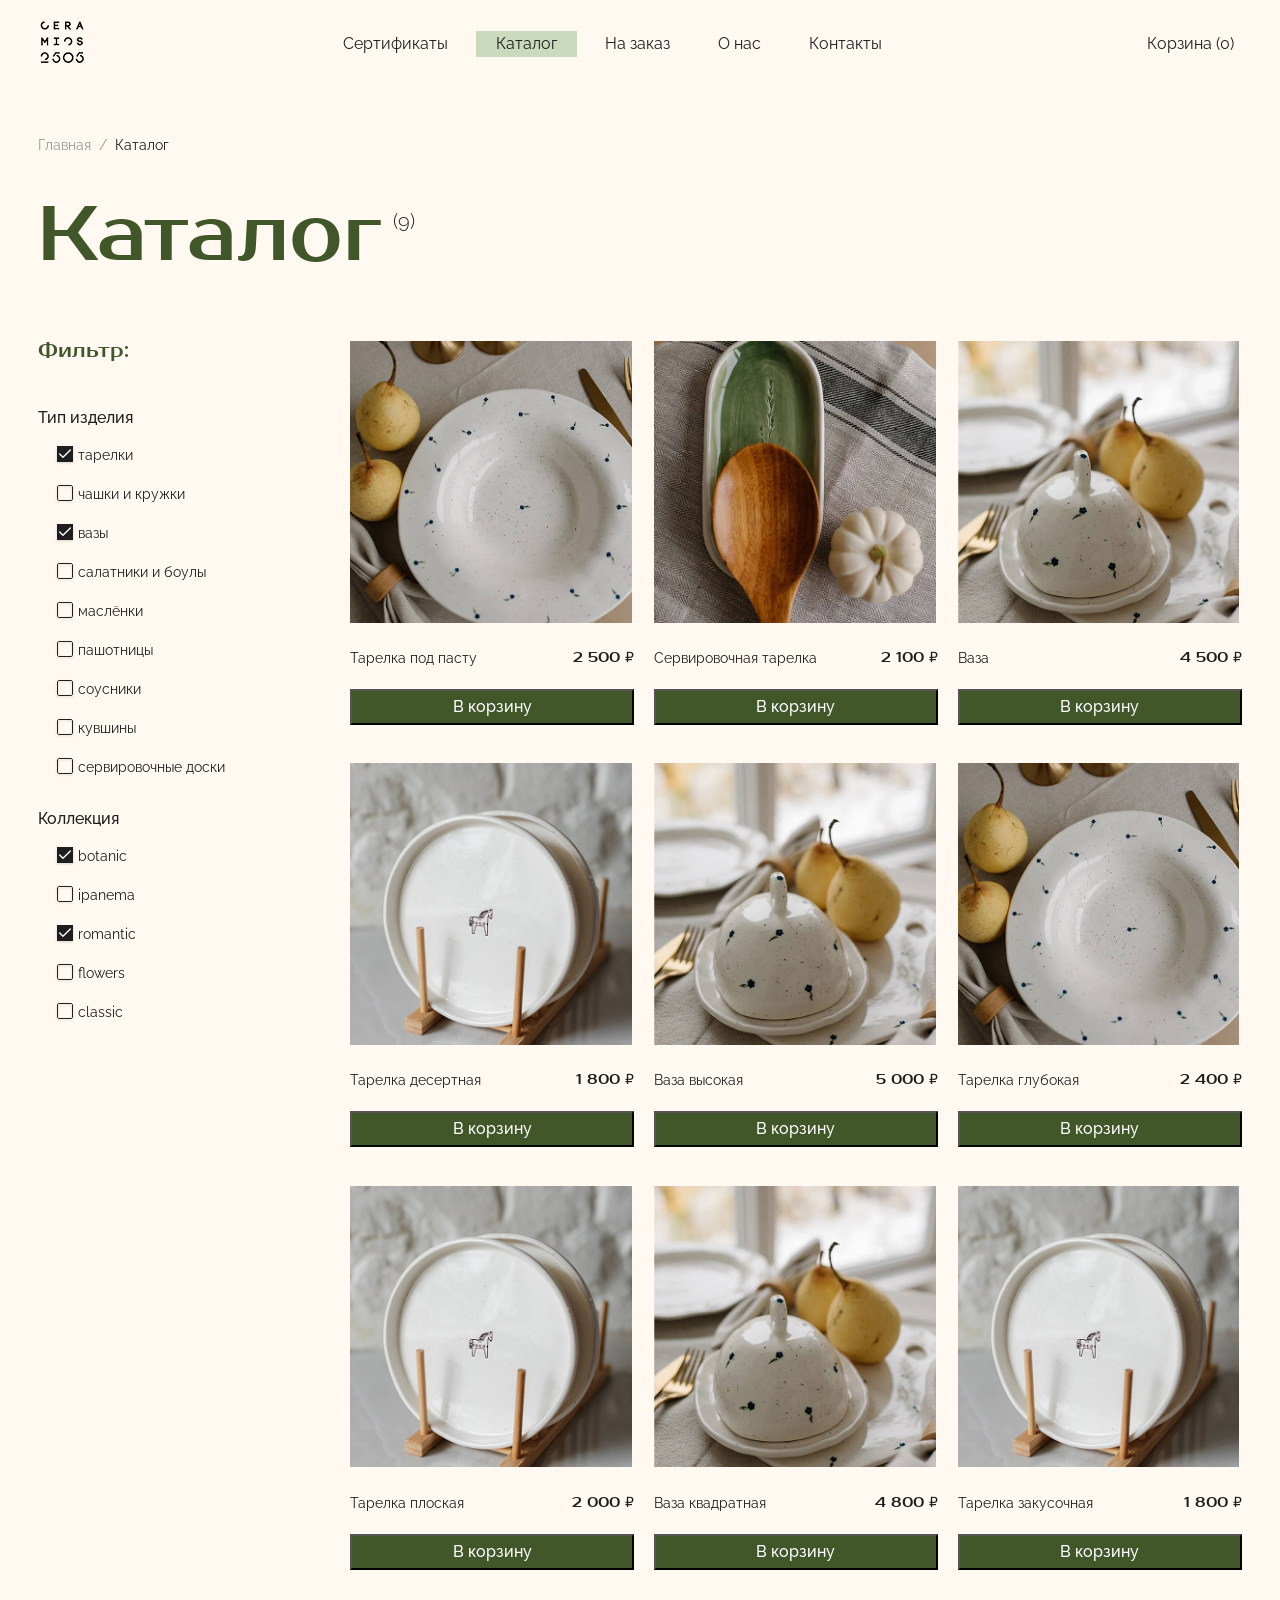
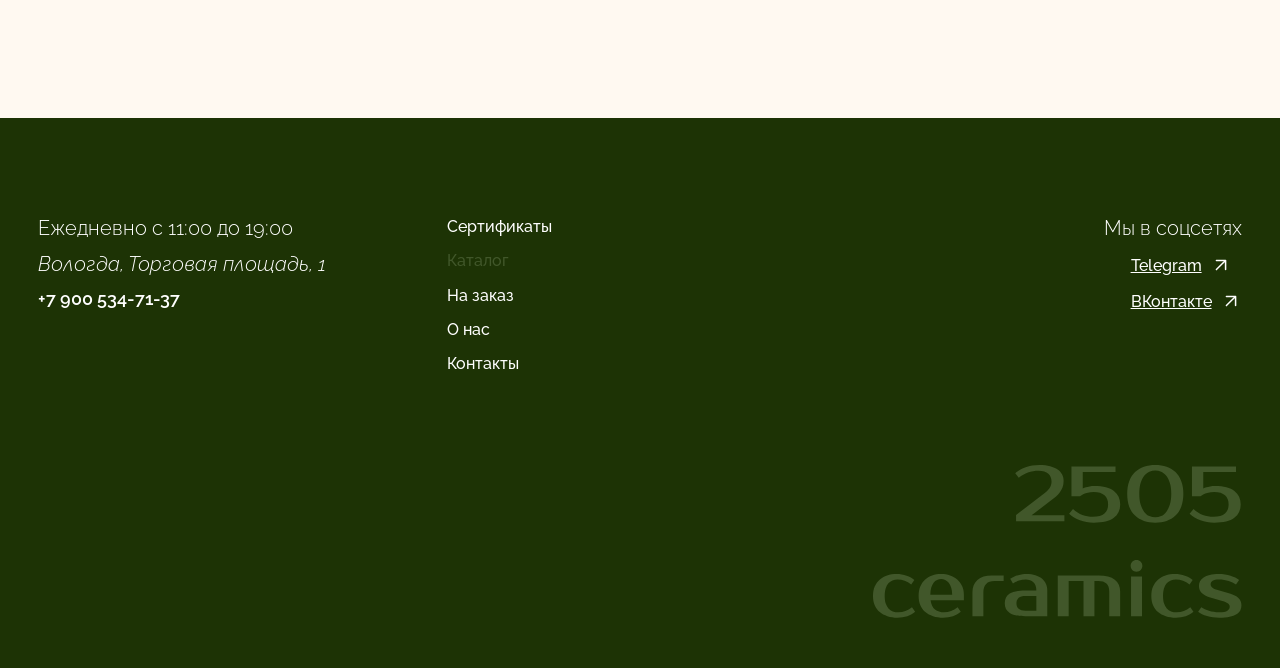
<file: catalog.html>
<!DOCTYPE html>
<html lang="ru">

<head>
  <meta charset="UTF-8">
  <meta name="viewport" content="width=device-width, initial-scale=1.0">
  <title>Гончарная студия 2505 ceramics — Каталог</title>
  <link rel="preconnect" href="https://fonts.googleapis.com">
  <link rel="preconnect" href="https://fonts.gstatic.com" crossorigin>
  <link href="https://fonts.googleapis.com/css2?family=Prosto+One&family=Raleway:ital,wght@0,100..900;1,100..900&family=Roboto:ital,wght@0,100..900;1,100..900&display=swap" rel="stylesheet">
  <link href="https://fonts.googleapis.com/css2?family=Prosto+One&display=swap" rel="stylesheet">
  <link rel="stylesheet" href="css/normalize.css">
  <link rel="stylesheet" href="css/styles.css">
</head>

<body>
  <nav class="main-menu container">
		<button class="main-menu__burger" type="button" aria-label="Открыть меню">
			<span></span>
			<span></span>
			<span></span>
		</button>
		<a class="main-menu__logo" href="index.html">
			<img src="logo.png" width="48" height="48" alt="Логотип">
		</a>
		<a class="main-menu__cart" href="cart.html">Корзина (<span id="cartCount">0</span>)</a>
		<div class="main-menu__overlay"></div>
		<ul class="main-menu__list">
			<li><a class="main-menu__link" href="certificates.html">Сертификаты</a></li>
			<li><a class="main-menu__link main-menu__link-active">Каталог</a></li>
			<li><a class="main-menu__link" href="orders.html">На заказ</a></li>
			<li><a class="main-menu__link" href="about.html">О нас</a></li>
			<li><a class="main-menu__link" href="contacts.html">Контакты</a></li>
		</ul>
	</nav>

  <main class="catalog container">
    <ul class="catalog__breadcrumbs breadcrumbs">
      <li class="breadcrumbs__item">
        <a class="breadcrumbs__link breadcrumbs__link--color" href="index.html"> Главная
        </a>
      </li>
      <li class="breadcrumbs__item">
        <span class="breadcrumbs__slash breadcrumbs__slash--color">/</span>
      </li>
      <li class="breadcrumbs__item">
        <a class="breadcrumbs__link">Каталог</a>
      </li>
    </ul>

    <h1 class="catalog__title">Каталог
      <span class="catalog__title--number" id="productsCount">(0)</span>
    </h1>

    <section class="catalog__wrapper">
      <button type="button" class="catalog__filter-btn" id="filterBtn">
        <img src="img/filter-icon.svg" alt="Фильтры" width="22" height="22">
        <span>Фильтры</span>
      </button>

      <div class="catalog__filter-overlay" id="filterOverlay"></div>
      <div class="catalog__filter-popup" id="filterPopup">
        <button type="button" class="catalog__filter-close" id="filterClose" aria-label="Закрыть">
          <span></span>
          <span></span>
        </button>
        <h2 class="catalog__filter-popup-heading">Фильтры</h2>
        <form method="GET" action="https://echo.htmlacademy.ru/" class="catalog__form" id="filterForm">
        <div class="catalog__form-wrapper">
          <fieldset class="filter-fieldset filter-fieldset-products">

            <legend class="filter-legend filter-legend-products">Тип изделия:</legend>

            <input class="filter-checkbox-input" name="product-1" type="checkbox" id="product-1" checked>
            <label class="filter-checkbox-label" for="product-1">Тарелки</label>

            <input class="filter-checkbox-input" name="product-2" type="checkbox" id="product-2">
            <label class="filter-checkbox-label" for="product-2">Чашки и кружки</label>

            <input class="filter-checkbox-input" name="product-3" type="checkbox" id="product-3" checked>
            <label class="filter-checkbox-label" for="product-3">Вазы</label>

            <input class="filter-checkbox-input" name="product-4" type="checkbox" id="product-4">
            <label class="filter-checkbox-label" for="product-4">Салатники и боулы</label>

            <input class="filter-checkbox-input" name="product-5" type="checkbox" id="product-5">
            <label class="filter-checkbox-label" for="product-5">Маслёнки</label>

            <input class="filter-checkbox-input" name="product-6" type="checkbox" id="product-6">
            <label class="filter-checkbox-label" for="product-6">Пашотницы</label>

            <input class="filter-checkbox-input" name="product-7" type="checkbox" id="product-7">
            <label class="filter-checkbox-label" for="product-7">Соусники</label>

            <input class="filter-checkbox-input" name="product-8" type="checkbox" id="product-8">
            <label class="filter-checkbox-label" for="product-8">Кувшины</label>

            <input class="filter-checkbox-input" name="product-9" type="checkbox" id="product-9">
            <label class="filter-checkbox-label" for="product-9">Сервировочные доски</label>

          </fieldset>

          <fieldset class="filter-fieldset filter-fieldset-power">

            <legend class="filter-legend filter-legend-power">Коллекция</legend>

            <input class="filter-checkbox-input" name="manufacturer-1" type="checkbox" id="manufacturer-1" checked>
            <label class="filter-checkbox-label" for="manufacturer-1">botanic</label>

            <input class="filter-checkbox-input" name="manufacturer-2" type="checkbox" id="manufacturer-2">
            <label class="filter-checkbox-label" for="manufacturer-2">ipanema</label>

            <input class="filter-checkbox-input" name="manufacturer-3" type="checkbox" id="manufacturer-3" checked>
            <label class="filter-checkbox-label" for="manufacturer-3">romantic</label>

            <input class="filter-checkbox-input" name="manufacturer-4" type="checkbox" id="manufacturer-4">
            <label class="filter-checkbox-label" for="manufacturer-4">flowers</label>

            <input class="filter-checkbox-input" name="manufacturer-5" type="checkbox" id="manufacturer-5">
            <label class="filter-checkbox-label" for="manufacturer-5">classic</label>

          </fieldset>
        </div>
        <button type="button" class="catalog__filter-apply btn" id="filterApply">Применить</button>
      </form>
      </div>

      <form method="GET" action="https://echo.htmlacademy.ru/" class="catalog__form catalog__form--desktop">
        <h2 class="filter-heading">Фильтр:</h2>
        <div class="catalog__form-wrapper">
          <fieldset class="filter-fieldset filter-fieldset-products">

            <legend class="filter-legend filter-legend-products">Тип изделия</legend>

            <input class="filter-checkbox-input" name="product-1" type="checkbox" id="product-1-desktop" checked>
            <label class="filter-checkbox-label" for="product-1-desktop">Тарелки</label>

            <input class="filter-checkbox-input" name="product-2" type="checkbox" id="product-2-desktop">
            <label class="filter-checkbox-label" for="product-2-desktop">Чашки и кружки</label>

            <input class="filter-checkbox-input" name="product-3" type="checkbox" id="product-3-desktop" checked>
            <label class="filter-checkbox-label" for="product-3-desktop">Вазы</label>

            <input class="filter-checkbox-input" name="product-4" type="checkbox" id="product-4-desktop">
            <label class="filter-checkbox-label" for="product-4-desktop">Салатники и боулы</label>

            <input class="filter-checkbox-input" name="product-5" type="checkbox" id="product-5-desktop">
            <label class="filter-checkbox-label" for="product-5-desktop">Маслёнки</label>

            <input class="filter-checkbox-input" name="product-6" type="checkbox" id="product-6-desktop">
            <label class="filter-checkbox-label" for="product-6-desktop">Пашотницы</label>

            <input class="filter-checkbox-input" name="product-7" type="checkbox" id="product-7-desktop">
            <label class="filter-checkbox-label" for="product-7-desktop">Соусники</label>

            <input class="filter-checkbox-input" name="product-8" type="checkbox" id="product-8-desktop">
            <label class="filter-checkbox-label" for="product-8-desktop">Кувшины</label>

            <input class="filter-checkbox-input" name="product-9" type="checkbox" id="product-9-desktop">
            <label class="filter-checkbox-label" for="product-9-desktop">Сервировочные доски</label>

          </fieldset>

          <fieldset class="filter-fieldset filter-fieldset-power">

            <legend class="filter-legend filter-legend-power">Коллекция</legend>

            <input class="filter-checkbox-input" name="manufacturer-1" type="checkbox" id="manufacturer-1-desktop" checked>
            <label class="filter-checkbox-label" for="manufacturer-1-desktop">botanic</label>

            <input class="filter-checkbox-input" name="manufacturer-2" type="checkbox" id="manufacturer-2-desktop">
            <label class="filter-checkbox-label" for="manufacturer-2-desktop">ipanema</label>

            <input class="filter-checkbox-input" name="manufacturer-3" type="checkbox" id="manufacturer-3-desktop" checked>
            <label class="filter-checkbox-label" for="manufacturer-3-desktop">romantic</label>

            <input class="filter-checkbox-input" name="manufacturer-4" type="checkbox" id="manufacturer-4-desktop">
            <label class="filter-checkbox-label" for="manufacturer-4-desktop">flowers</label>

            <input class="filter-checkbox-input" name="manufacturer-5" type="checkbox" id="manufacturer-5-desktop">
            <label class="filter-checkbox-label" for="manufacturer-5-desktop">classic</label>

          </fieldset>
        </div>
      </form>

      <div class="catalog__item">
        <ul class="products-catalog-list clear-ul" id="productsList"></ul>
        <ul class="pagination clear-ul" id="pagination"></ul>
      </div>
    </section>
  </main>

  <footer class="footer">
    <div class="footer-wrapper container">

      <div class="footer-address">
        <p>Ежедневно с 11:00 до 19:00</p>
        <address class="contacts-text">
          Вологда, Торговая площадь, 1
          <a href="tel:+79005347137">+7 900 534-71-37</a>
        </address>

      </div>

      <ul class="menu-secondary clear-ul">
        <li><a class="menu-secondary-item" href="certificates.html">Сертификаты</a></li>
        <li><a class="menu-secondary-item menu-secondary-item-active">Каталог</a></li>
        <li><a class="menu-secondary-item" href="orders.html">На заказ</a></li>
        <li><a class="menu-secondary-item" href="about.html">О нас</a></li>
        <li><a class="menu-secondary-item" href="contacts.html">Контакты</a></li>
      </ul>

      <div class="footer-right">
        <h3 class="text-widget text-widget-copyright">
          Мы в соцсетях
        </h3>
        <ul class="menu-social clear-ul">
          <li><a class="menu-social-link menu-social-link-tg" href="https://t.me/ceramics2505" aria-label="Telegram">Telegram</a></li>
          <li><a class="menu-social-link menu-social-link-vk" href="https://vk.com/ceramics2505" aria-label="ВКонтакте">ВКонтакте</a></li>
        </ul>
        <img class="contacts-image contacts-image-logo" src="img/footer-logo.svg" width="369" height="153" alt="Логотип">

      </div>

    </div>
  </footer>
	<script>
		const menu = document.querySelector('.main-menu');
		const burger = document.querySelector('.main-menu__burger');
		const overlay = document.querySelector('.main-menu__overlay');

		function toggleMenu() {
			menu.classList.toggle('main-menu--open');
		}

		function closeMenu() {
			menu.classList.remove('main-menu--open');
		}

		if (burger) {
			burger.addEventListener('click', toggleMenu);
		}

		if (overlay) {
			overlay.addEventListener('click', closeMenu);
		}

		const menuLinks = document.querySelectorAll('.main-menu__link');
		menuLinks.forEach(link => {
			link.addEventListener('click', () => {
				if (window.innerWidth < 768) {
					closeMenu();
				}
			});
		});
	</script>
	<script>
		// Данные корзины (из localStorage или по умолчанию)
		let cartData = JSON.parse(localStorage.getItem('cartData')) || { items: [] };

		// Загрузка данных товаров
		let allProducts = [];
		let filteredProducts = [];
		let currentPage = 1;
		const productsPerPage = 9;

		// Загрузка JSON
		fetch('data/products.json')
			.then(response => response.json())
			.then(data => {
				allProducts = data;
				filteredProducts = [...allProducts];
				updateCartCount();
				applyFilters();
			})
			.catch(error => {
				console.error('Ошибка загрузки данных:', error);
			});

		// Функция обновления счетчика корзины
		function updateCartCount() {
			const totalQuantity = cartData.items.reduce((sum, item) => sum + item.quantity, 0);
			const cartCount = document.getElementById('cartCount');
			if (cartCount) {
				cartCount.textContent = totalQuantity;
			}
		}

		// Инициализация счетчика при загрузке
		updateCartCount();

		// Функция добавления в корзину
		function addToCart(productId) {
			const product = allProducts.find(p => p.id === productId);
			if (!product) return;

			const existingItem = cartData.items.find(item => item.id === productId);
			if (existingItem) {
				existingItem.quantity++;
			} else {
				cartData.items.push({
					id: product.id,
					title: product.title,
					image: product.image,
					price: product.price,
					quantity: 1,
					params: {
						diameter: '21 см',
						color: 'белый'
					}
				});
			}

			localStorage.setItem('cartData', JSON.stringify(cartData));
			updateCartCount();
		}

		// Функция фильтрации
		function applyFilters() {
			// Используем десктопную форму или попап в зависимости от того, какая видна
			const activeForm = document.querySelector('.catalog__form--desktop:not([style*="display: none"])') ||
			                  document.getElementById('filterForm');

			if (!activeForm) return;

			const typeCheckboxes = activeForm.querySelectorAll('.filter-fieldset-products input[type="checkbox"]');
			const collectionCheckboxes = activeForm.querySelectorAll('.filter-fieldset-power input[type="checkbox"]');

			const selectedTypes = Array.from(typeCheckboxes)
				.filter(cb => cb.checked)
				.map(cb => {
					const label = activeForm.querySelector(`label[for="${cb.id}"]`);
					return label ? label.textContent.trim() : '';
				});

			const selectedCollections = Array.from(collectionCheckboxes)
				.filter(cb => cb.checked)
				.map(cb => {
					const label = activeForm.querySelector(`label[for="${cb.id}"]`);
					const text = label ? label.textContent.trim() : '';
					return text.toLowerCase();
				});

			filteredProducts = allProducts.filter(product => {
				const typeMatch = selectedTypes.length === 0 || selectedTypes.includes(product.type);
				const collectionMatch = selectedCollections.length === 0 || selectedCollections.includes(product.collection);
				return typeMatch && collectionMatch;
			});

			currentPage = 1;
			renderProducts();
			renderPagination();
			updateProductsCount();
		}

		// Функция рендеринга товаров
		function renderProducts() {
			const productsList = document.getElementById('productsList');
			if (!productsList) return;

			const startIndex = (currentPage - 1) * productsPerPage;
			const endIndex = startIndex + productsPerPage;
			const pageProducts = filteredProducts.slice(startIndex, endIndex);

			productsList.innerHTML = '';

			pageProducts.forEach(product => {
				const li = document.createElement('li');
				li.className = 'products-item';
				li.innerHTML = `
					<div class="products-image-wrapper">
						<img class="products-image" src="${product.image}" width="292" height="292" alt="${product.title}">
					</div>
					<div class="products-price-wrapper">
						<a class="products-price products-item-title" href="product.html">${product.title}</a>
						<a class="products-price product-price-new" href="#">${product.price.toLocaleString('ru-RU')} ₽</a>
					</div>
					<button type="button" class="products-button products-buy" data-id="${product.id}">В корзину</button>
				`;
				productsList.appendChild(li);
			});

			// Обработчики для кнопок "В корзину"
			productsList.querySelectorAll('.products-buy').forEach(button => {
				button.addEventListener('click', function() {
					const productId = parseInt(this.getAttribute('data-id'));
					addToCart(productId);
				});
			});
		}

		// Функция рендеринга пагинации
		function renderPagination() {
			const pagination = document.getElementById('pagination');
			if (!pagination) return;

			const totalPages = Math.ceil(filteredProducts.length / productsPerPage);
			if (totalPages <= 1) {
				pagination.innerHTML = '';
				return;
			}

			pagination.innerHTML = '';

			// Кнопка "Назад"
			const prevLi = document.createElement('li');
			prevLi.className = 'pagination-item';
			const prevLink = document.createElement('a');
			prevLink.className = 'pagination-link pagination-link-end';
			prevLink.innerHTML = `
				<svg class="products-image" width="14" height="8" viewBox="0 0 14 8" fill="none" xmlns="http://www.w3.org/2000/svg">
					<path d="M0.75 0.75L6.75 6.75L12.75 0.75" stroke="#504F4F" stroke-width="1.5" stroke-linecap="round" stroke-linejoin="round"/>
				</svg>
			`;
			if (currentPage > 1) {
				prevLink.addEventListener('click', (e) => {
					e.preventDefault();
					currentPage--;
					renderProducts();
					renderPagination();
				});
			} else {
				prevLink.style.pointerEvents = 'none';
				prevLink.style.opacity = '0.5';
			}
			prevLi.appendChild(prevLink);
			pagination.appendChild(prevLi);

			// Номера страниц
			for (let i = 1; i <= totalPages; i++) {
				const li = document.createElement('li');
				li.className = 'pagination-item';
				const link = document.createElement('a');
				link.className = 'pagination-link';
				if (i === currentPage) {
					link.className += ' pagination-link-current';
				}
				link.textContent = i;
				link.href = '#';
				link.addEventListener('click', (e) => {
					e.preventDefault();
					currentPage = i;
					renderProducts();
					renderPagination();
				});
				li.appendChild(link);
				pagination.appendChild(li);
			}

			// Кнопка "Вперед"
			const nextLi = document.createElement('li');
			nextLi.className = 'pagination-item';
			const nextLink = document.createElement('a');
			nextLink.className = 'pagination-link pagination-link-next';
			nextLink.innerHTML = `
				<svg class="products-image" width="14" height="8" viewBox="0 0 14 8" fill="none" xmlns="http://www.w3.org/2000/svg">
					<path d="M0.75 0.75L6.75 6.75L12.75 0.75" stroke="#504F4F" stroke-width="1.5" stroke-linecap="round" stroke-linejoin="round"/>
				</svg>
			`;
			if (currentPage < totalPages) {
				nextLink.addEventListener('click', (e) => {
					e.preventDefault();
					currentPage++;
					renderProducts();
					renderPagination();
				});
			} else {
				nextLink.style.pointerEvents = 'none';
				nextLink.style.opacity = '0.5';
			}
			nextLi.appendChild(nextLink);
			pagination.appendChild(nextLi);
		}

		// Функция обновления счетчика товаров
		function updateProductsCount() {
			const countElement = document.getElementById('productsCount');
			if (countElement) {
				countElement.textContent = `(${filteredProducts.length})`;
			}
		}

		// Обработчики фильтров (только для десктопной формы)
		document.querySelectorAll('.catalog__form--desktop .filter-checkbox-input').forEach(checkbox => {
			checkbox.addEventListener('change', applyFilters);
		});

		// Синхронизация чекбоксов между попапом и десктопной формой
		function syncCheckboxes() {
			document.querySelectorAll('#filterForm .filter-checkbox-input').forEach(checkbox => {
				const name = checkbox.name;
				const desktopCheckbox = document.querySelector(`.catalog__form--desktop input[name="${name}"]`);
				if (desktopCheckbox) {
					desktopCheckbox.checked = checkbox.checked;
				}
			});
		}

		// Синхронизация при открытии попапа
		function syncToPopup() {
			document.querySelectorAll('.catalog__form--desktop .filter-checkbox-input').forEach(checkbox => {
				const name = checkbox.name;
				const popupCheckbox = document.querySelector(`#filterForm input[name="${name}"]`);
				if (popupCheckbox) {
					popupCheckbox.checked = checkbox.checked;
				}
			});
		}

		// Обработчики попапа фильтров
		const filterBtn = document.getElementById('filterBtn');
		const filterPopup = document.getElementById('filterPopup');
		const filterOverlay = document.getElementById('filterOverlay');
		const filterClose = document.getElementById('filterClose');
		const filterApply = document.getElementById('filterApply');

		function openFilterPopup() {
			filterPopup.classList.add('active');
			filterOverlay.classList.add('active');
			document.body.style.overflow = 'hidden';
		}

		function closeFilterPopup() {
			filterPopup.classList.remove('active');
			filterOverlay.classList.remove('active');
			document.body.style.overflow = '';
		}

		if (filterBtn) {
			filterBtn.addEventListener('click', () => {
				syncToPopup();
				openFilterPopup();
			});
		}

		if (filterClose) {
			filterClose.addEventListener('click', closeFilterPopup);
		}

		if (filterOverlay) {
			filterOverlay.addEventListener('click', closeFilterPopup);
		}

		if (filterApply) {
			filterApply.addEventListener('click', () => {
				syncCheckboxes();
				applyFilters();
				closeFilterPopup();
			});
		}
	</script>
</body>

</html>
</file>
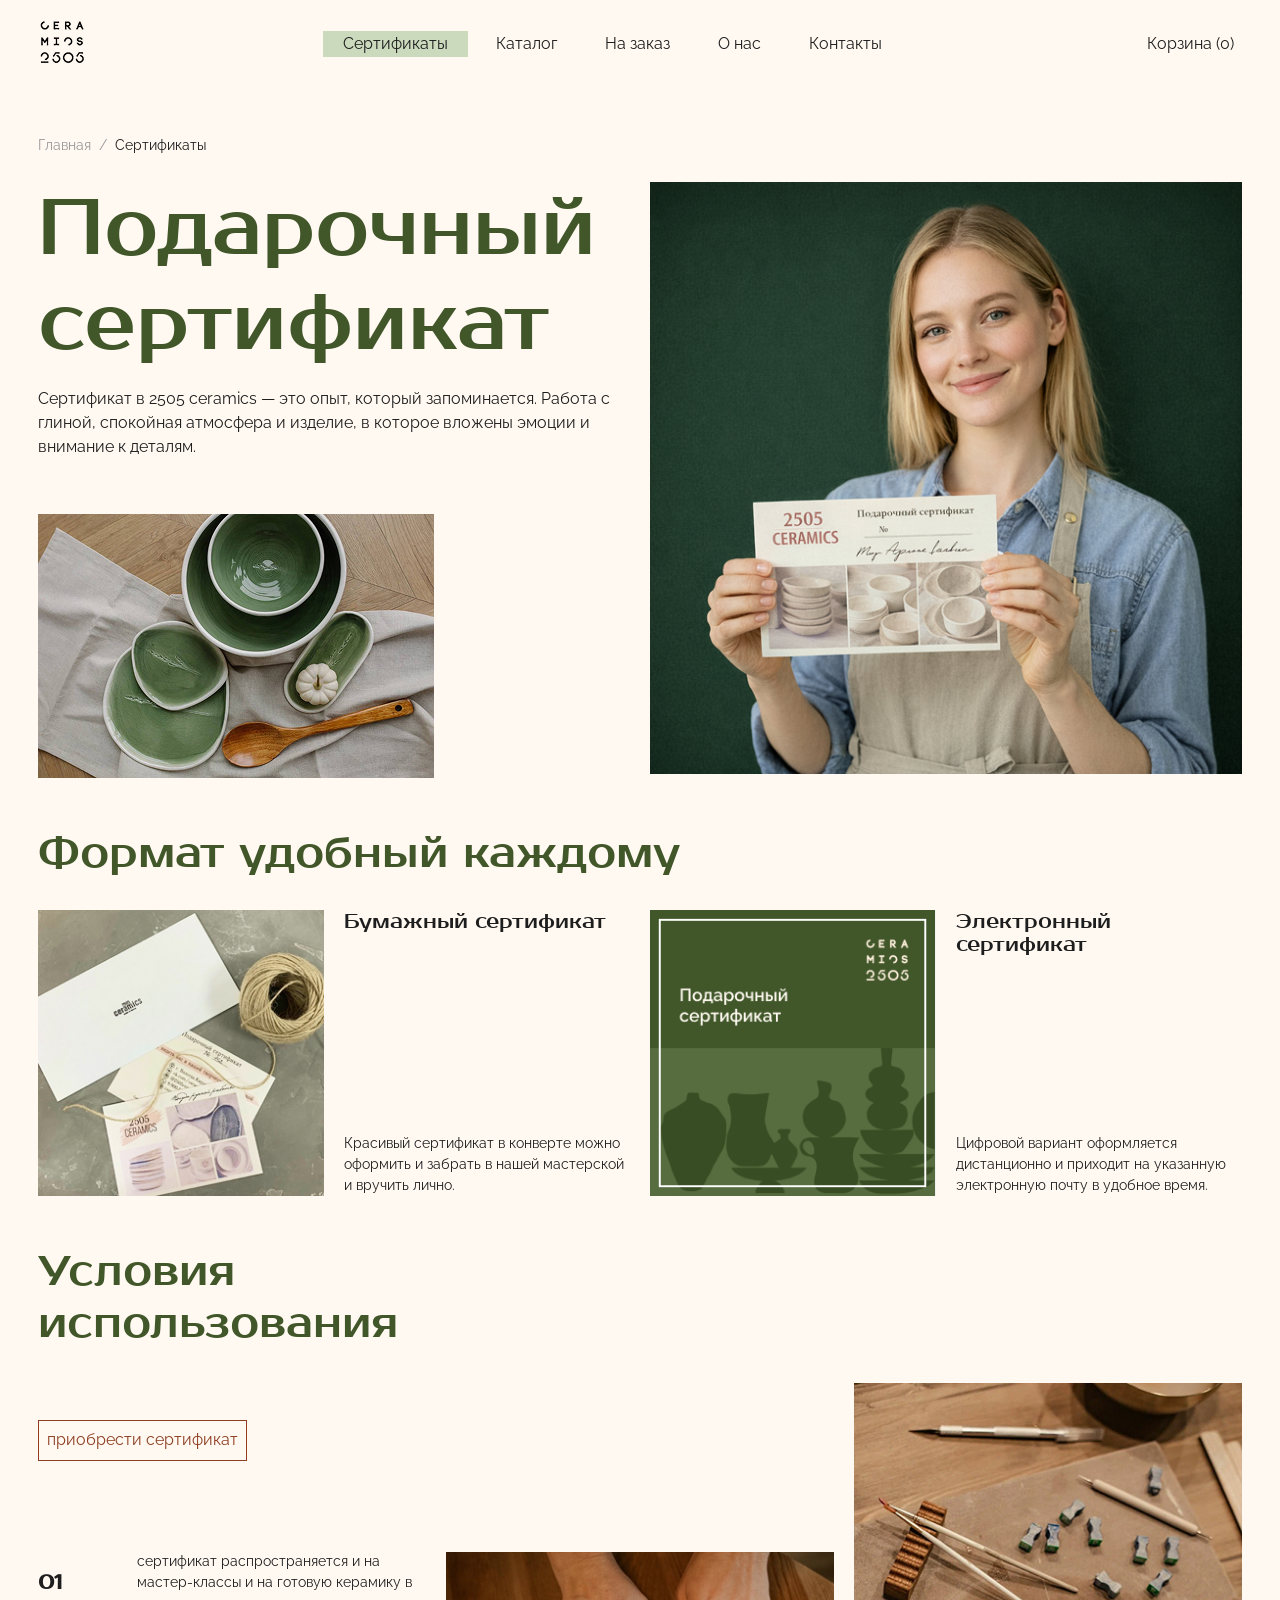
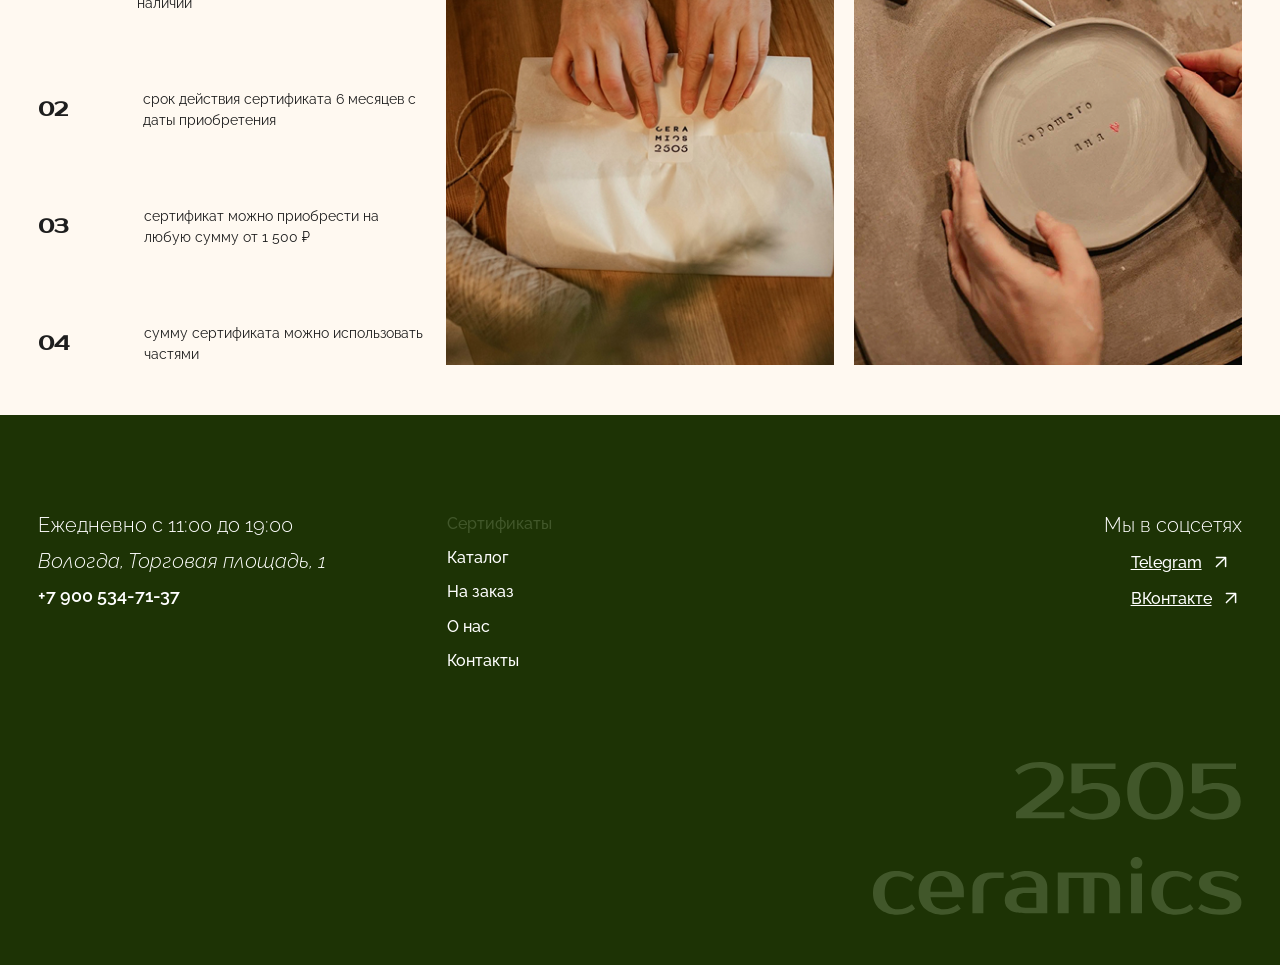
<file: certificates.html>
<!DOCTYPE html>
<html lang="ru">
<head>
	<meta charset="UTF-8">
	<meta name="viewport" content="width=device-width, initial-scale=1.0">
	<title>Гончарная студия 2505 ceramics — Сертификаты</title>
	<link rel="preconnect" href="https://fonts.googleapis.com">
	<link rel="preconnect" href="https://fonts.gstatic.com" crossorigin>
	<link href="https://fonts.googleapis.com/css2?family=Prosto+One&family=Raleway:ital,wght@0,100..900;1,100..900&family=Roboto:ital,wght@0,100..900;1,100..900&display=swap" rel="stylesheet">
	<link href="https://fonts.googleapis.com/css2?family=Prosto+One&display=swap" rel="stylesheet">
	<link rel="stylesheet" href="css/normalize.css">
	<link rel="stylesheet" href="css/styles.css">
</head>
<body>
	<nav class="main-menu container">
		<button class="main-menu__burger" type="button" aria-label="Открыть меню">
			<span></span>
			<span></span>
			<span></span>
		</button>
		<a class="main-menu__logo" href="index.html">
			<img src="logo.png" width="48" height="48" alt="Логотип">
		</a>
		<a class="main-menu__cart" href="cart.html">Корзина (<span id="cartCount">0</span>)</a>
		<div class="main-menu__overlay"></div>
		<ul class="main-menu__list">
			<li><a class="main-menu__link main-menu__link-active">Сертификаты</a></li>
			<li><a class="main-menu__link" href="catalog.html">Каталог</a></li>
			<li><a class="main-menu__link" href="orders.html">На заказ</a></li>
			<li><a class="main-menu__link" href="about.html">О нас</a></li>
			<li><a class="main-menu__link" href="contacts.html">Контакты</a></li>
		</ul>
	</nav>
	<main class="certificates-page container">
		<ul class="certificates-page__breadcrumbs breadcrumbs">
			<li class="breadcrumbs__item">
				<a class="breadcrumbs__link breadcrumbs__link--color" href="index.html">Главная</a>
			</li>
			<li class="breadcrumbs__item">
				<span class="breadcrumbs__slash breadcrumbs__slash--color">/</span>
			</li>
			<li class="breadcrumbs__item">
				<span class="breadcrumbs__link">Сертификаты</span>
			</li>
		</ul>

		<section class="certificates-hero">
			<div class="certificates-hero__content">
				<h1 class="certificates-hero__heading">Подарочный сертификат</h1>
				<p class="certificates-hero__description">
					Сертификат в 2505 ceramics — это опыт, который запоминается. Работа с глиной, спокойная атмосфера и изделие, в которое вложены эмоции и внимание к деталям.
				</p>
			</div>
			<picture class="certificates-hero__picture">
				<source type="image/jpeg" srcset="img/certificates.jpg 1x, img/certificates@2x.jpg 2x, img/certificates@3x.jpg 3x">
				<img class="certificates-hero__image" src="img/certificates.jpg" srcset="img/certificates.jpg 1x, img/certificates@2x.jpg 2x, img/certificates@3x.jpg 3x" alt="Подарочный сертификат" width="600" height="600">
			</picture>
		</section>

		<section class="certificates-formats">
			<h2 class="certificates-formats__heading">Формат удобный каждому</h2>
			<div class="certificates-formats__grid">
				<article class="certificates-formats__item certificates-formats__item--paper">
					<picture class="certificates-formats__picture">
						<source type="image/jpeg" srcset="img/paper-certificate.jpg 1x, img/paper-certificate@2x.jpg 2x, img/paper-certificate@3x.jpg 3x">
						<img class="certificates-formats__image" src="img/paper-certificate.jpg" srcset="img/paper-certificate.jpg 1x, img/paper-certificate@2x.jpg 2x, img/paper-certificate@3x.jpg 3x" alt="Бумажный сертификат" width="300" height="300">
					</picture>
					<div class="certificates-formats__text">
						<h3 class="certificates-formats__subheading">Бумажный сертификат</h3>
						<p class="certificates-formats__description">
							Красивый сертификат в конверте можно оформить и забрать в нашей мастерской и вручить лично.
						</p>
					</div>
				</article>
				<article class="certificates-formats__item certificates-formats__item--digital">
					<picture class="certificates-formats__picture">
						<source type="image/jpeg" srcset="img/digital-certificate.jpg 1x, img/digital-certificate@2x.jpg 2x, img/digital-certificate@3x.jpg 3x">
						<img class="certificates-formats__image" src="img/digital-certificate.jpg" srcset="img/digital-certificate.jpg 1x, img/digital-certificate@2x.jpg 2x, img/digital-certificate@3x.jpg 3x" alt="Электронный сертификат" width="300" height="300">
					</picture>
					<div class="certificates-formats__text">
						<h3 class="certificates-formats__subheading">Электронный сертификат</h3>
						<p class="certificates-formats__description">
							Цифровой вариант оформляется дистанционно и приходит на указанную электронную почту в удобное время.
						</p>
					</div>
				</article>
			</div>
		</section>

		<section class="certificates-terms">
			<div class="certificates-terms__grid">
				<div class="certificates-terms__content">
					<h2 class="certificates-terms__heading">Условия использования</h2>
					<picture class="certificates-terms__picture certificates-terms__picture--mobile">
						<source type="image/jpeg" srcset="img/terms-0.jpg 1x, img/terms-0@2x.jpg 2x, img/terms-0@3x.jpg 3x">
						<img class="certificates-terms__image" src="img/terms-0.jpg" srcset="img/terms-0.jpg 1x, img/terms-0@2x.jpg 2x, img/terms-0@3x.jpg 3x" alt="Условия использования" width="330" height="245">
					</picture>
					<a class="certificates-terms__button btn btn--secondary" href="#">Приобрести сертификат</a>
					<ol class="certificates-terms__list">
						<li class="certificates-terms__item">
							<span class="certificates-terms__number">01</span>
							<span class="certificates-terms__text">Сертификат распространяется и на мастер-классы и на готовую керамику в наличии</span>
						</li>
						<li class="certificates-terms__item">
							<span class="certificates-terms__number">02</span>
							<span class="certificates-terms__text">Срок действия сертификата 6 месяцев с даты приобретения</span>
						</li>
						<li class="certificates-terms__item">
							<span class="certificates-terms__number">03</span>
							<span class="certificates-terms__text">Сертификат можно приобрести на любую сумму от 1 500 ₽</span>
						</li>
						<li class="certificates-terms__item">
							<span class="certificates-terms__number">04</span>
							<span class="certificates-terms__text">Сумму сертификата можно использовать частями</span>
						</li>
					</ol>
				</div>
				<picture class="certificates-terms__picture certificates-terms__picture--desktop">
					<source type="image/jpeg" srcset="img/terms-0.jpg 1x, img/terms-0@2x.jpg 2x, img/terms-0@3x.jpg 3x">
					<img class="certificates-terms__image" src="img/terms-0.jpg" srcset="img/terms-0.jpg 1x, img/terms-0@2x.jpg 2x, img/terms-0@3x.jpg 3x" alt="Условия использования" width="400" height="300">
				</picture>
				<picture class="certificates-terms__picture certificates-terms__picture--desktop">
					<source type="image/jpeg" srcset="img/terms-1.jpg 1x, img/terms-1@2x.jpg 2x, img/terms-1@3x.jpg 3x">
					<img class="certificates-terms__image" src="img/terms-1.jpg" srcset="img/terms-1.jpg 1x, img/terms-1@2x.jpg 2x, img/terms-1@3x.jpg 3x" alt="Условия использования" width="400" height="300">
				</picture>
			</div>
		</section>
	</main>
	<footer class="footer">
		<div class="footer-wrapper container">

			<div class="footer-address">
				<p>Ежедневно с 11:00 до 19:00</p>
				<address class="contacts-text">
					Вологда, Торговая площадь, 1
					<a href="tel:+79005347137">+7 900 534-71-37</a>
				</address>

			</div>

			<ul class="menu-secondary clear-ul">
				<li><a class="menu-secondary-item menu-secondary-item-active">Сертификаты</a></li>
				<li><a class="menu-secondary-item" href="catalog.html">Каталог</a></li>
				<li><a class="menu-secondary-item" href="orders.html">На заказ</a></li>
				<li><a class="menu-secondary-item" href="about.html">О нас</a></li>
				<li><a class="menu-secondary-item" href="contacts.html">Контакты</a></li>
			</ul>

			<div class="footer-right">
				<h3 class="text-widget text-widget-copyright">
					Мы в соцсетях
				</h3>
				<ul class="menu-social clear-ul">
					<li><a class="menu-social-link menu-social-link-tg" href="https://t.me/ceramics2505" aria-label="Telegram">Telegram</a></li>
					<li><a class="menu-social-link menu-social-link-vk" href="https://vk.com/ceramics2505" aria-label="ВКонтакте">ВКонтакте</a></li>
				</ul>
				<img class="contacts-image contacts-image-logo" src="img/footer-logo.svg" width="369" height="153" alt="Логотип">

			</div>

		</div>
	</footer>
	<script>
		const menu = document.querySelector('.main-menu');
		const burger = document.querySelector('.main-menu__burger');
		const overlay = document.querySelector('.main-menu__overlay');

		function toggleMenu() {
			menu.classList.toggle('main-menu--open');
		}

		function closeMenu() {
			menu.classList.remove('main-menu--open');
		}

		if (burger) {
			burger.addEventListener('click', toggleMenu);
		}

		if (overlay) {
			overlay.addEventListener('click', closeMenu);
		}

		const menuLinks = document.querySelectorAll('.main-menu__link');
		menuLinks.forEach(link => {
			link.addEventListener('click', () => {
				if (window.innerWidth < 768) {
					closeMenu();
				}
			});
		});
	</script>
</body>
</html>
</file>
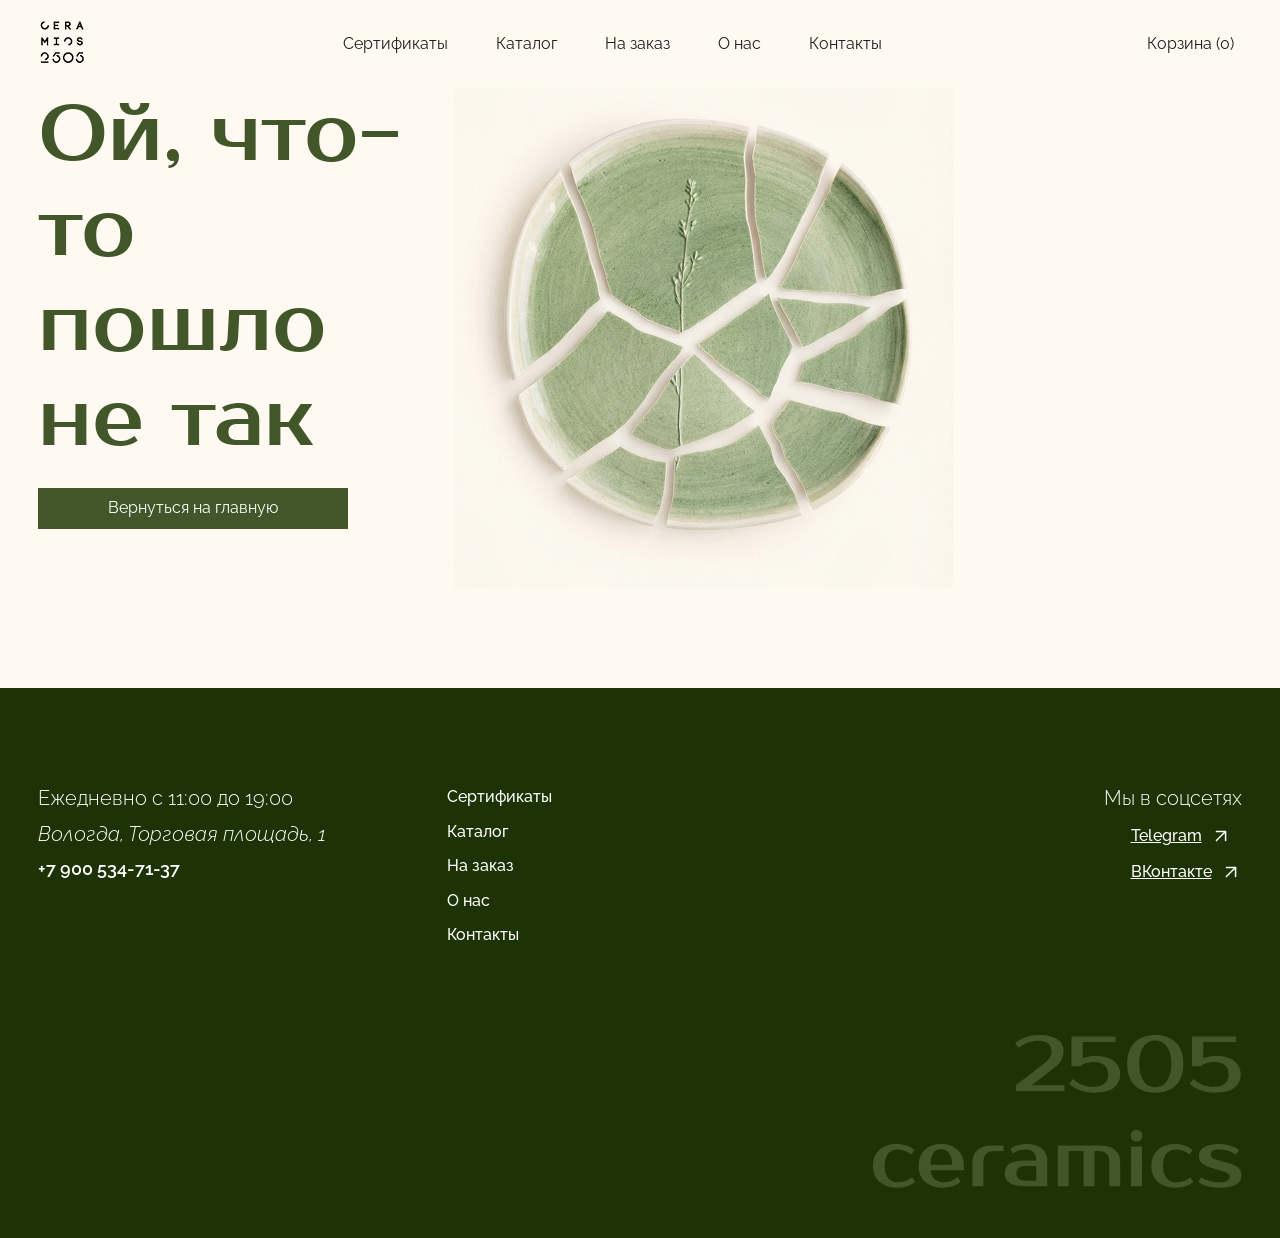
<file: form_fail.html>
<!DOCTYPE html>
<html lang="en">
<head>
    <meta charset="UTF-8">
    <meta name="viewport" content="width=device-width, initial-scale=1.0">
    <title>404</title>
    <link rel="preconnect" href="https://fonts.googleapis.com">
	<link rel="preconnect" href="https://fonts.gstatic.com" crossorigin>
	<link href="https://fonts.googleapis.com/css2?family=Prosto+One&family=Raleway:ital,wght@0,100..900;1,100..900&family=Roboto:ital,wght@0,100..900;1,100..900&display=swap" rel="stylesheet">
	<link href="https://fonts.googleapis.com/css2?family=Prosto+One&display=swap" rel="stylesheet">
	<link rel="stylesheet" href="css/normalize.css">
	<link rel="stylesheet" href="css/styles.css">
</head>
<body>
    <nav class="main-menu container">
		<button class="main-menu__burger" type="button" aria-label="Открыть меню">
			<span></span>
			<span></span>
			<span></span>
		</button>
		<a class="main-menu__logo" href="index.html">
			<img src="logo.png" width="48" height="48" alt="Логотип">
		</a>
		<a class="main-menu__cart" href="cart.html">Корзина (<span id="cartCount">0</span>)</a>
		<div class="main-menu__overlay"></div>
		<ul class="main-menu__list">
			<li><a class="main-menu__link" href="certificates.html">Сертификаты</a></li>
			<li><a class="main-menu__link" href="catalog.html">Каталог</a></li>
			<li><a class="main-menu__link" href="orders.html">На заказ</a></li>
			<li><a class="main-menu__link" href="about.html">О нас</a></li>
			<li><a class="main-menu__link" href="contacts.html">Контакты</a></li>
		</ul>
	</nav>
    <main class="cart container">
        <section class="cart__empty" id="cartEmpty">
			<div class="cart__content">
				<h1 class="cart__heading">Ой, что-то пошло не так</h1>
				<a class="cart__link btn" href="index.html">Вернуться на главную </a>
			</div>
			<img src="img/broken plate.jpg" alt="">
		</section>
    </main>
    <footer class="footer">
		<div class="footer-wrapper container">

			<div class="footer-address">
				<p>Ежедневно с 11:00 до 19:00</p>
				<address class="contacts-text">
					Вологда, Торговая площадь, 1
					<a href="tel:+79005347137">+7 900 534-71-37</a>
				</address>

			</div>

			<ul class="menu-secondary clear-ul">
				<li><a class="menu-secondary-item" href="certificates.html">Сертификаты</a></li>
				<li><a class="menu-secondary-item " href="catalog.html">Каталог</a></li>
				<li><a class="menu-secondary-item" href="orders.html">На заказ</a></li>
				<li><a class="menu-secondary-item" href="about.html">О нас</a></li>
				<li><a class="menu-secondary-item" href="contacts.html">Контакты</a></li>
			</ul>

			<div class="footer-right">
				<h3 class="text-widget text-widget-copyright">
					Мы в соцсетях
				</h3>
				<ul class="menu-social clear-ul">
					<li><a class="menu-social-link menu-social-link-tg" href="https://t.me/ceramics2505" aria-label="Telegram">Telegram</a></li>
					<li><a class="menu-social-link menu-social-link-vk" href="https://vk.com/ceramics2505" aria-label="ВКонтакте">ВКонтакте</a></li>
				</ul>
				<img class="contacts-image contacts-image-logo" src="img/footer-logo.svg" width="369" height="153" alt="Логотип">

			</div>

		</div>
	</footer>
</body>
</html>
</file>
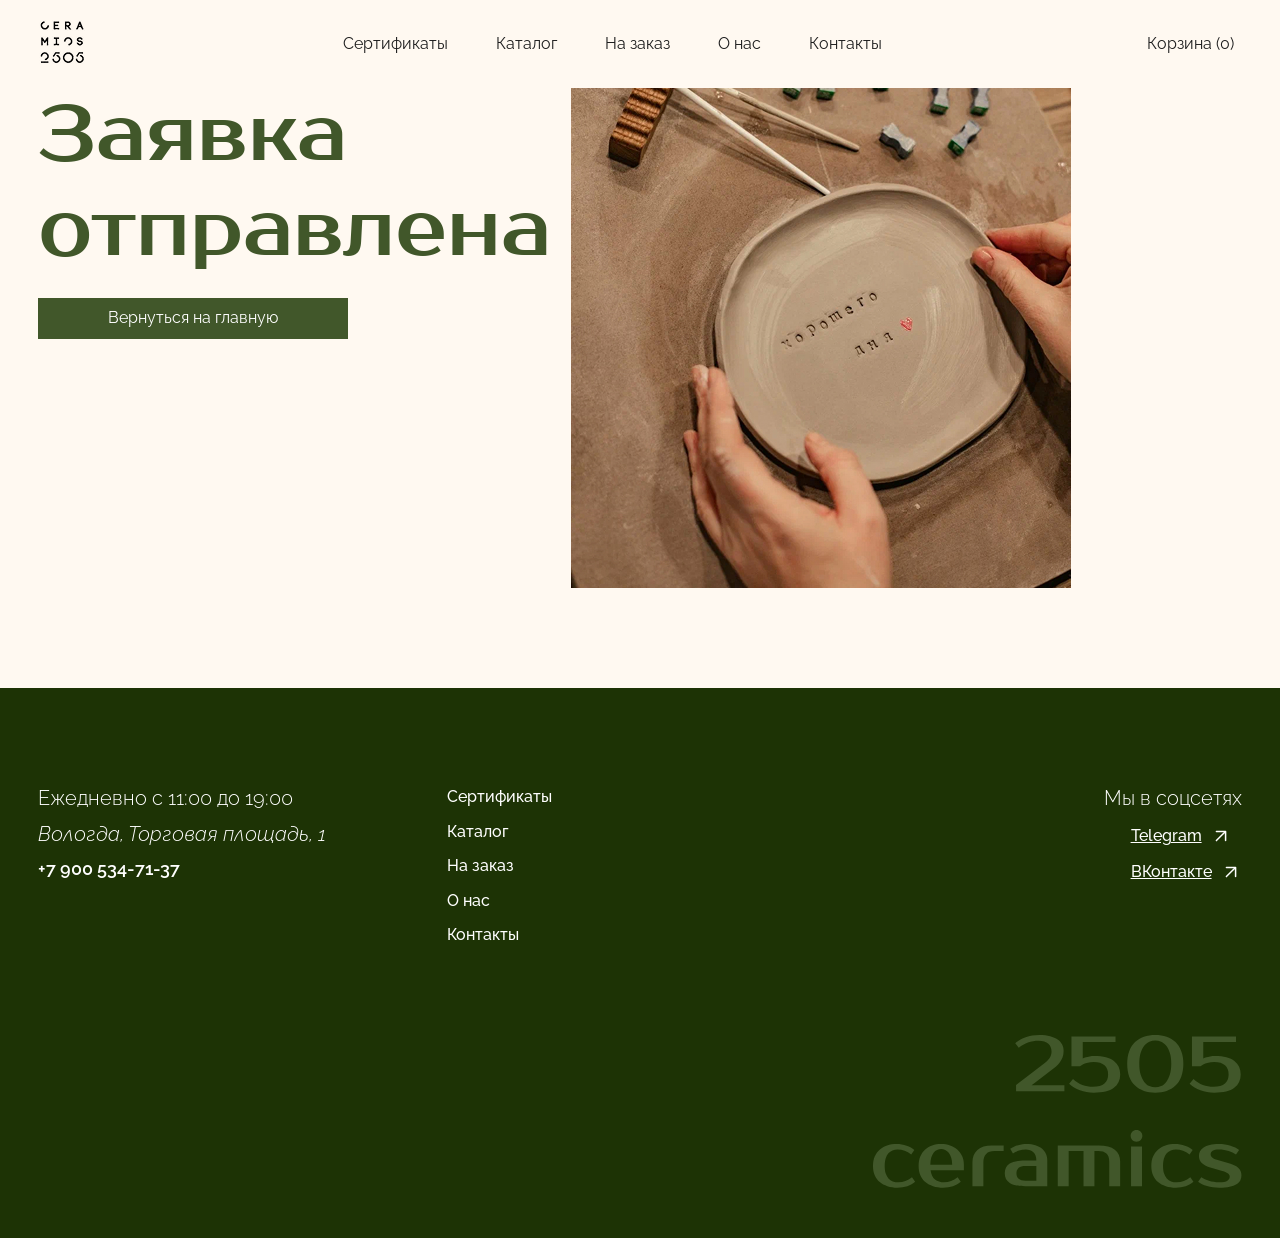
<file: form_ok.html>
<!DOCTYPE html>
<html lang="ru">
<head>
    <meta charset="UTF-8">
    <meta name="viewport" content="width=device-width, initial-scale=1.0">
    <title>Заявка отправлена</title>
    <link rel="preconnect" href="https://fonts.googleapis.com">
	<link rel="preconnect" href="https://fonts.gstatic.com" crossorigin>
	<link href="https://fonts.googleapis.com/css2?family=Prosto+One&family=Raleway:ital,wght@0,100..900;1,100..900&family=Roboto:ital,wght@0,100..900;1,100..900&display=swap" rel="stylesheet">
	<link href="https://fonts.googleapis.com/css2?family=Prosto+One&display=swap" rel="stylesheet">
	<link rel="stylesheet" href="css/normalize.css">
	<link rel="stylesheet" href="css/styles.css">
</head>
<body>
    <nav class="main-menu container">
		<button class="main-menu__burger" type="button" aria-label="Открыть меню">
			<span></span>
			<span></span>
			<span></span>
		</button>
		<a class="main-menu__logo" href="index.html">
			<img src="logo.png" width="48" height="48" alt="Логотип">
		</a>
		<a class="main-menu__cart" href="cart.html">Корзина (<span id="cartCount">0</span>)</a>
		<div class="main-menu__overlay"></div>
		<ul class="main-menu__list">
			<li><a class="main-menu__link" href="certificates.html">Сертификаты</a></li>
			<li><a class="main-menu__link" href="catalog.html">Каталог</a></li>
			<li><a class="main-menu__link" href="orders.html">На заказ</a></li>
			<li><a class="main-menu__link" href="about.html">О нас</a></li>
			<li><a class="main-menu__link" href="contacts.html">Контакты</a></li>
		</ul>
	</nav>
    <main class="cart container">
        <section class="cart__empty" id="cartEmpty">
			<div class="cart__content">
				<h1 class="cart__heading">Заявка отправлена</h1>
				<a class="cart__link btn" href="index.html">Вернуться на главную </a>
			</div>
			<img src="img/good day.jpg" alt="">
		</section>
    </main>
    <footer class="footer">
		<div class="footer-wrapper container">

			<div class="footer-address">
				<p>Ежедневно с 11:00 до 19:00</p>
				<address class="contacts-text">
					Вологда, Торговая площадь, 1
					<a href="tel:+79005347137">+7 900 534-71-37</a>
				</address>

			</div>

			<ul class="menu-secondary clear-ul">
				<li><a class="menu-secondary-item" href="certificates.html">Сертификаты</a></li>
				<li><a class="menu-secondary-item" href="catalog.html">Каталог</a></li>
				<li><a class="menu-secondary-item" href="orders.html">На заказ</a></li>
				<li><a class="menu-secondary-item" href="about.html">О нас</a></li>
				<li><a class="menu-secondary-item" href="contacts.html">Контакты</a></li>
			</ul>

			<div class="footer-right">
				<h3 class="text-widget text-widget-copyright">
					Мы в соцсетях
				</h3>
				<ul class="menu-social clear-ul">
					<li><a class="menu-social-link menu-social-link-tg" href="https://t.me/ceramics2505" aria-label="Telegram">Telegram</a></li>
					<li><a class="menu-social-link menu-social-link-vk" href="https://vk.com/ceramics2505" aria-label="ВКонтакте">ВКонтакте</a></li>
				</ul>
				<img class="contacts-image contacts-image-logo" src="img/footer-logo.svg" width="369" height="153" alt="Логотип">

			</div>

		</div>
	</footer>
</body>
</html>
</file>
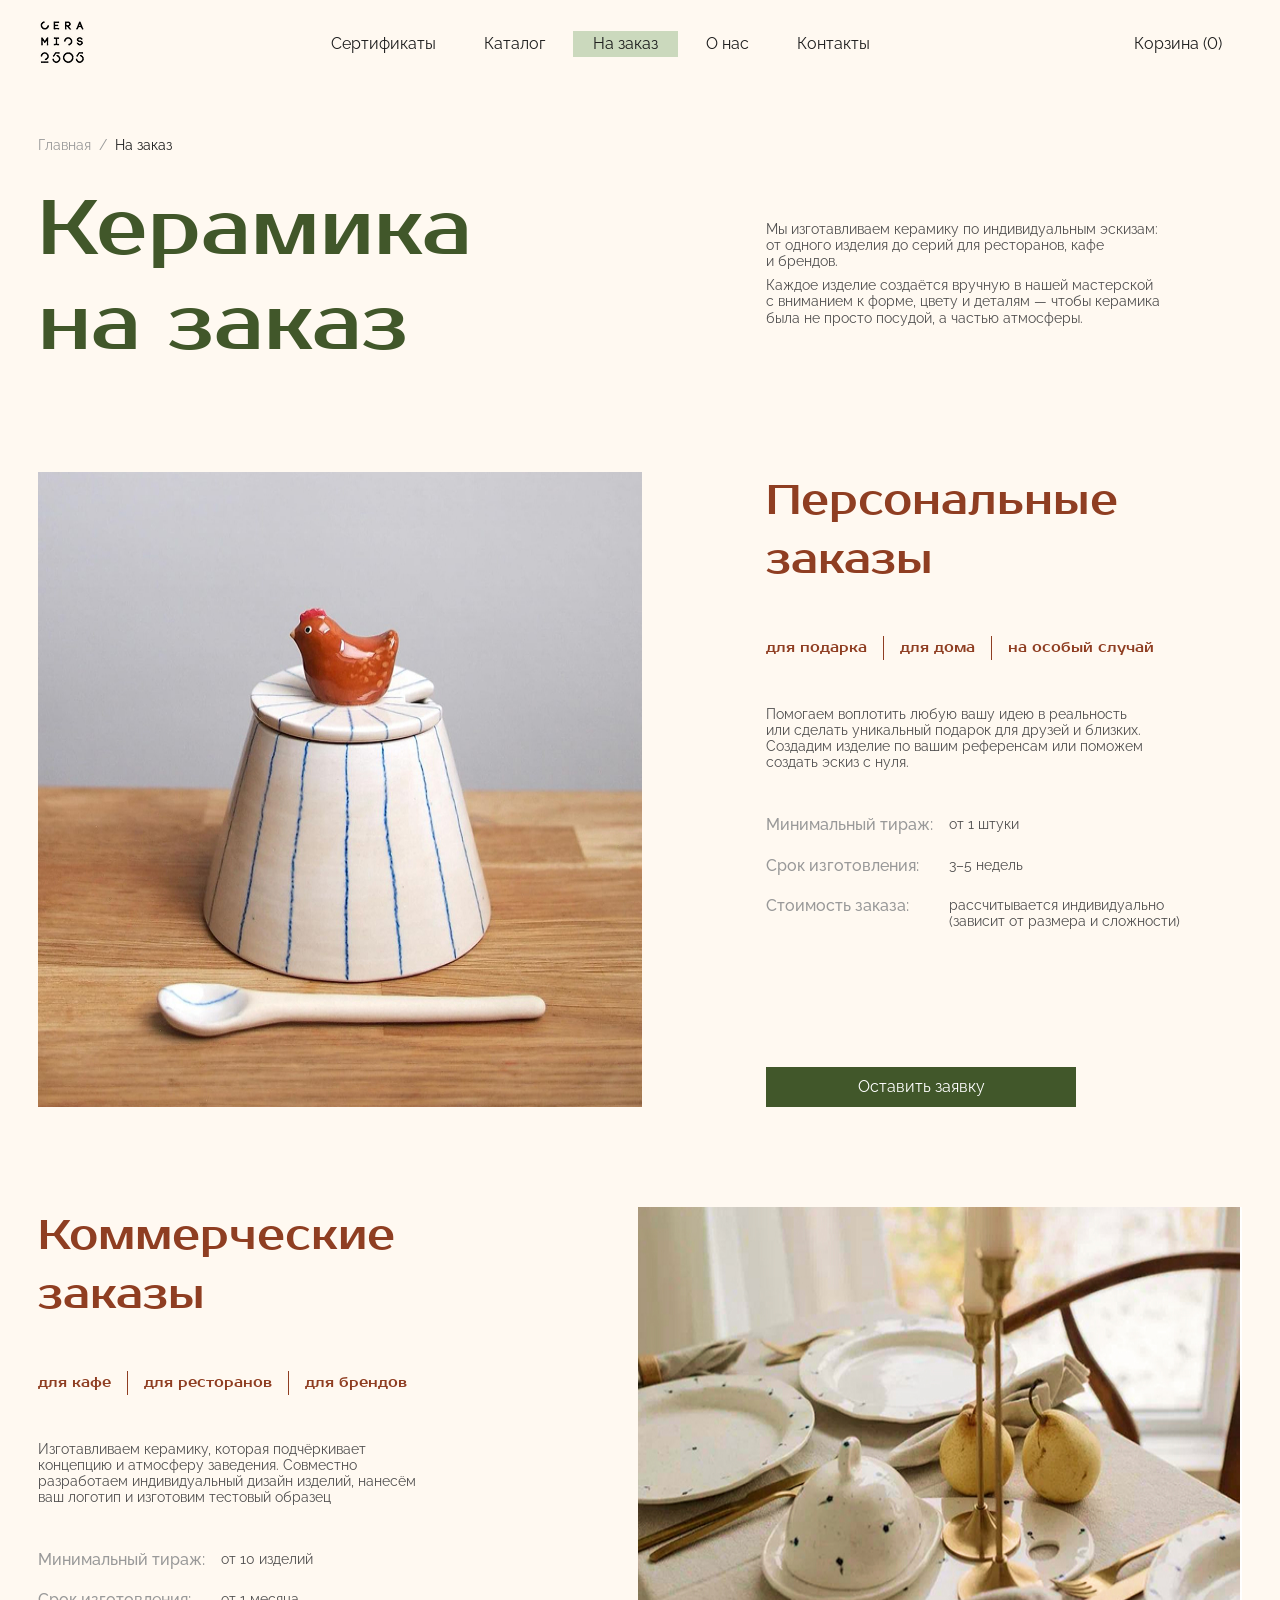
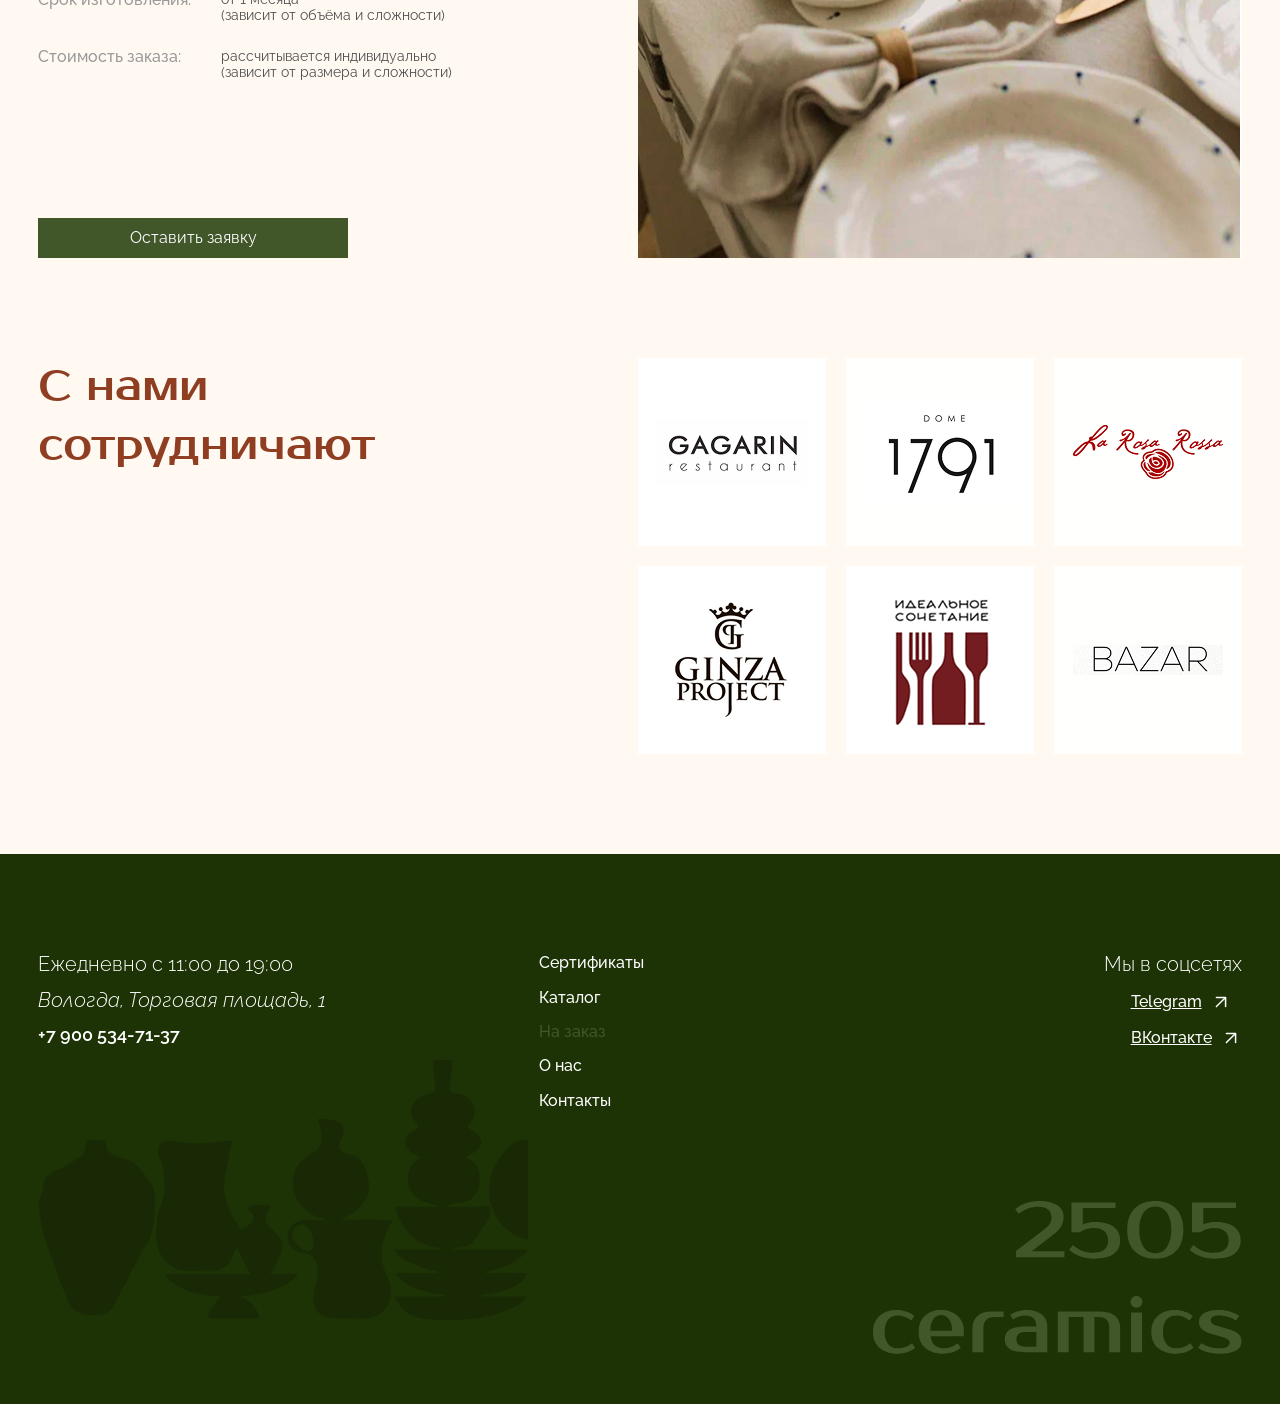
<file: orders.html>
<!DOCTYPE html>
<html lang="ru">
<head>
  <meta charset="UTF-8">
  <meta name="viewport" content="width=device-width, initial-scale=1.0">
  <title>Гончарная студия 2505 ceramics — Каталог</title>
  <link rel="preconnect" href="https://fonts.googleapis.com">
  <link rel="preconnect" href="https://fonts.gstatic.com" crossorigin>
  <link href="https://fonts.googleapis.com/css2?family=Prosto+One&family=Raleway:ital,wght@0,100..900;1,100..900&family=Roboto:ital,wght@0,100..900;1,100..900&display=swap" rel="stylesheet">
  <link href="https://fonts.googleapis.com/css2?family=Prosto+One&display=swap" rel="stylesheet">
  <link rel="stylesheet" href="css/normalize.css">
  <link rel="stylesheet" href="css/styles.css">
</head>
<body>
  <nav class="main-menu container">
    <a href="index.html">
      <img src="logo.png" width="48" height="48" alt="Логотип">
    </a>
    <ul class="main-menu__list">
      <li><a class="main-menu__link" href="certificates.html">Сертификаты</a></li>
      <li><a class="main-menu__link" href="catalog.html">Каталог</a></li>
      <li><a class="main-menu__link main-menu__link-active">На заказ</a></li>
      <li><a class="main-menu__link" href="about.html">О нас</a></li>
      <li><a class="main-menu__link" href="contacts.html">Контакты</a></li>
    </ul>
    <a class="main-menu__link" href="cart.html">Корзина (<span>0</span>)</a>
  </nav>
  <main class="catalog container">
    <ul class="catalog__breadcrumbs breadcrumbs">
      <li class="breadcrumbs__item">
        <a class="breadcrumbs__link breadcrumbs__link--color" href="index.html"> Главная
        </a>
      </li>
      <li class="breadcrumbs__item">
        <span class="breadcrumbs__slash breadcrumbs__slash--color">/</span>
      </li>
      <li class="breadcrumbs__item">
        <a class="breadcrumbs__link">На заказ</a>
      </li>
    </ul>
    <section class="order__description">
        <h1 class="orders__title">Керамика на заказ</h1>
        <article>
          <p class="orders__paragraph">Мы изготавливаем керамику по индивидуальным эскизам: от одного изделия до серий для ресторанов, кафе и брендов.</p>

        <p class="orders__paragraph">Каждое изделие создаётся вручную в нашей мастерской с вниманием к форме, цвету и деталям — чтобы керамика была не просто посудой, а частью атмосферы.</p>
        </article>

    </section>
    <section class="order__personal">
      <img src="img/unique product.jpg" alt="?">
      <div class="personal__description">
        <h2 class="personal__heading">Персональные <br>заказы</h2>
        <div class="tags">
            <div class="tags__item">
              для подарка
            </div>
            <div class="tags__item tags__item--border">
              для дома
            </div>
            <div class="tags__item">
              на особый случай
            </div>
        </div>
        <p class="description__paragraph">Помогаем воплотить любую вашу идею в реальность или сделать уникальный подарок для друзей и близких. Создадим изделие по вашим референсам или поможем создать эскиз с нуля.</p>
        <div class="order__parameters">
           <p class="parameter__headers">Минимальный тираж:</p>
          <p class="orders__paragraph">от 1 штуки</p>
        </div>
        <div class="order__parameters">
           <p class="parameter__headers">Срок изготовления:</p>
          <p class="orders__paragraph">3–5 недель</p>
        </div>
        <div class="order__parameters">
           <p class="parameter__headers">Стоимость заказа:</p>
          <p class="orders__paragraph">рассчитывается индивидуально <br> (зависит от размера и сложности)</p>
        </div>
        <a class="order__btn btn" href="#">Оставить заявку</a>
      </div>

    </section>
    <section class="order__commercial">
      <div>
        <h2 class="personal__heading">Коммерческие <br> заказы</h2>
        <div class="tags">
            <div class="tags__item">
              для кафе
            </div>
            <div class="tags__item tags__item--border">
              для ресторанов
            </div>
            <div class="tags__item">
              для брендов
            </div>
        </div>
        <p class="description__paragraph">Изготавливаем керамику, которая подчёркивает концепцию и атмосферу заведения. Совместно разработаем индивидуальный дизайн изделий, нанесём ваш логотип и изготовим тестовый образец</p>
        <div class="order__parameters">
           <p class="parameter__headers">Минимальный тираж:</p>
          <p class="orders__paragraph">от 10 изделий</p>
        </div>
        <div class="order__parameters">
           <p class="parameter__headers">Срок изготовления:</p>
          <p class="orders__paragraph">от 1 месяца <br>(зависит от объёма и сложности)</p>
        </div>
        <div class="order__parameters">
           <p class="parameter__headers">Стоимость заказа:</p>
          <p class="orders__paragraph">рассчитывается индивидуально <br> (зависит от размера и сложности)</p>
        </div>
        <a class="order__btn btn" href="#">Оставить заявку</a>
      </div>


      </div>
      <img src="img/restaurant.jpg" alt="?">
    </section>
    <section class="order__partners">
        <h2 class="personal__heading">С нами <br> сотрудничают</h2>
        <div class="order__logo">
          <img src="img/gagarin.jpg" alt="">
          <img src="img/dome 1791.jpg" alt="">
          <img src="img/la rosa rossa.jpg" alt="">
          <img src="img/ginza project.jpg" alt="">
          <img src="img/идеальное сочение.jpg" alt="">
          <img src="img/bazar.jpg" alt="">
        </div>
    </section>
  </main>
  <footer class="footer">
    <div class="footer-wrapper container">

      <div class="footer-address">
        <p>Ежедневно с 11:00 до 19:00</p>
        <address class="contacts-text">
          Вологда, Торговая площадь, 1
          <a href="tel:+79005347137">+7 900 534-71-37</a>
        </address>
        <img class="contacts-image contacts-image-bg" src="img/footer-bg.png" width="493" height="264" alt="Фоновая картинка">

      </div>

      <ul class="menu-secondary clear-ul">
        <li><a class="menu-secondary-item" href="certificates.html">Сертификаты</a></li>
        <li><a class="menu-secondary-item " href="catalog.html">Каталог</a></li>
        <li><a class="menu-secondary-item menu-secondary-item-active">На заказ</a></li>
        <li><a class="menu-secondary-item " href="about.html">О нас</a></li>
        <li><a class="menu-secondary-item" href="contacts.html">Контакты</a></li>
      </ul>

      <div class="footer-right">
        <h3 class="text-widget text-widget-copyright">
          Мы в соцсетях
        </h3>
        <ul class="menu-social clear-ul">
          <li><a class="menu-social-link menu-social-link-tg" href="https://t.me/ceramics2505" aria-label="Telegram">Telegram</a></li>
          <li><a class="menu-social-link menu-social-link-vk" href="https://vk.com/ceramics2505" aria-label="ВКонтакте">ВКонтакте</a></li>
        </ul>
        <img class="contacts-image contacts-image-logo" src="img/footer-logo.svg" width="369" height="153" alt="Логотип">

      </div>

    </div>
  </footer>
</body>
</html>
</file>
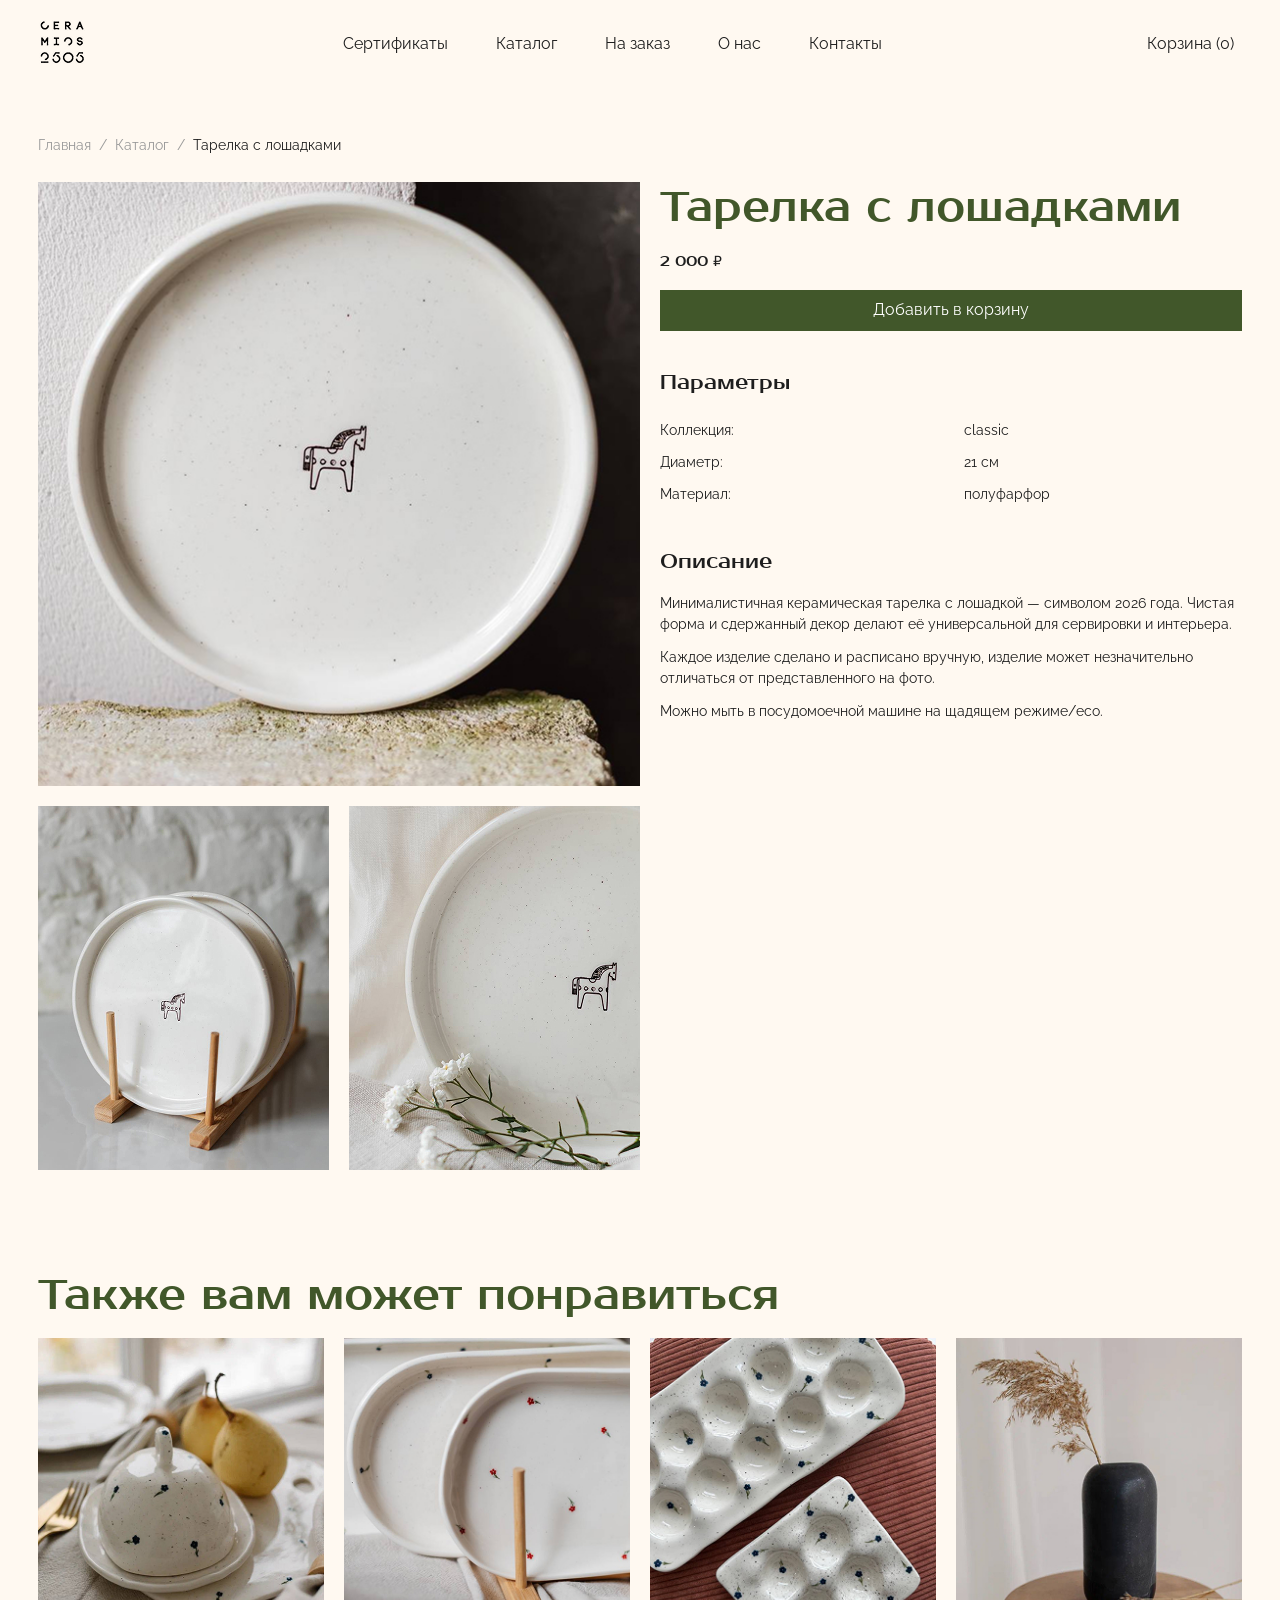
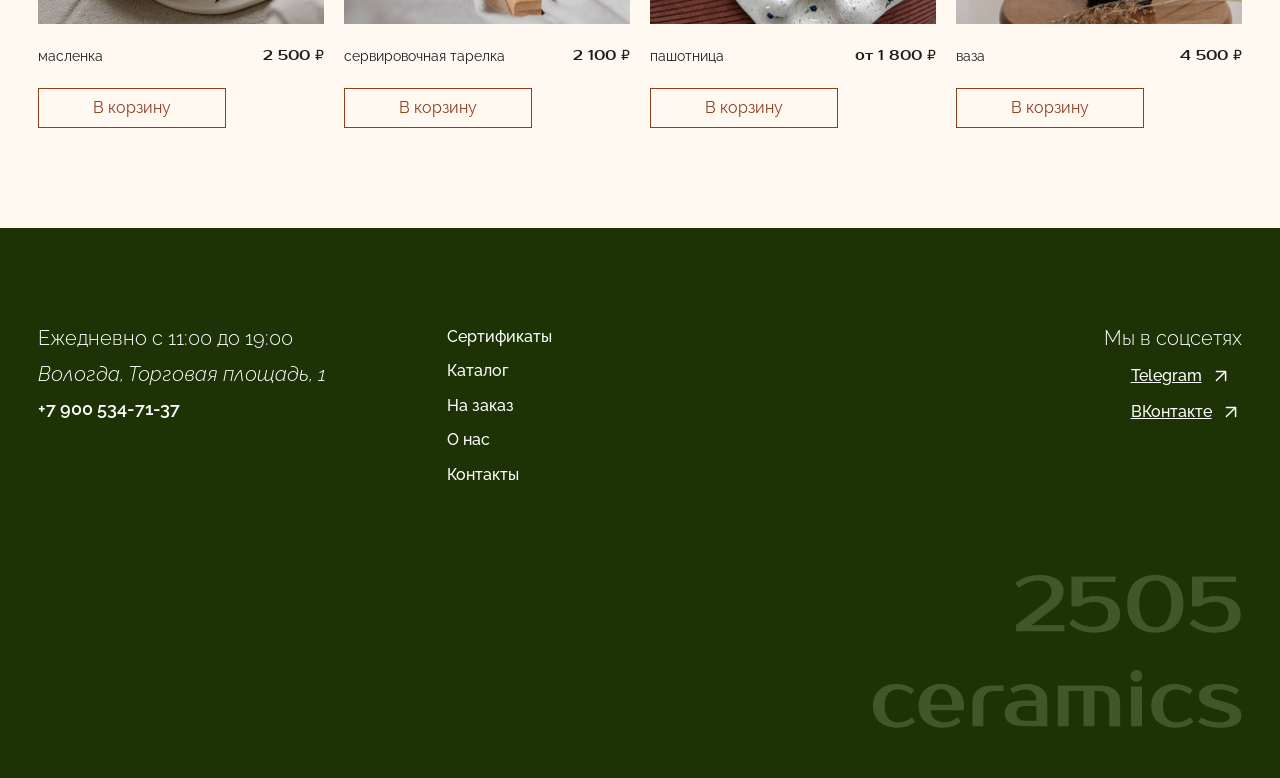
<file: product.html>
<!DOCTYPE html>
<html lang="ru">
<head>
	<meta charset="UTF-8">
	<meta name="viewport" content="width=device-width, initial-scale=1.0">
	<title>Гончарная студия 2505 ceramics — Тарелка с лошадками</title>
	<link rel="preconnect" href="https://fonts.googleapis.com">
	<link rel="preconnect" href="https://fonts.gstatic.com" crossorigin>
	<link href="https://fonts.googleapis.com/css2?family=Prosto+One&family=Raleway:ital,wght@0,100..900;1,100..900&family=Roboto:ital,wght@0,100..900;1,100..900&display=swap" rel="stylesheet">
	<link href="https://fonts.googleapis.com/css2?family=Prosto+One&display=swap" rel="stylesheet">
	<link rel="stylesheet" href="css/normalize.css">
	<link rel="stylesheet" href="css/styles.css">
</head>
<body>
	<nav class="main-menu container">
		<button class="main-menu__burger" type="button" aria-label="Открыть меню">
			<span></span>
			<span></span>
			<span></span>
		</button>
		<a class="main-menu__logo" href="index.html">
			<img src="logo.png" width="48" height="48" alt="Логотип">
		</a>
		<a class="main-menu__cart" href="cart.html">Корзина (<span id="cartCount">0</span>)</a>
		<div class="main-menu__overlay"></div>
		<ul class="main-menu__list">
			<li><a class="main-menu__link" href="certificates.html">Сертификаты</a></li>
			<li><a class="main-menu__link" href="catalog.html">Каталог</a></li>
			<li><a class="main-menu__link" href="orders.html">На заказ</a></li>
			<li><a class="main-menu__link" href="about.html">О нас</a></li>
			<li><a class="main-menu__link" href="contacts.html">Контакты</a></li>
		</ul>
	</nav>
	<main class="product container">
		<ul class="product__breadcrumbs breadcrumbs">
			<li class="breadcrumbs__item">
				<a class="breadcrumbs__link breadcrumbs__link--color" href="index.html">Главная</a>
			</li>
			<li class="breadcrumbs__item">
				<span class="breadcrumbs__slash breadcrumbs__slash--color">/</span>
			</li>
			<li class="breadcrumbs__item">
				<a class="breadcrumbs__link breadcrumbs__link--color" href="catalog.html">Каталог</a>
			</li>
			<li class="breadcrumbs__item">
				<span class="breadcrumbs__slash breadcrumbs__slash--color">/</span>
			</li>
			<li class="breadcrumbs__item">
				<span class="breadcrumbs__link">Тарелка с лошадками</span>
			</li>
		</ul>

		<section class="product__section">
			<div class="product__images">
				<figure class="product__image-main">
					<picture>
						<source type="image/jpeg" srcset="img/plate-with-horses-0.jpg 1x, img/plate-with-horses-0@2x.jpg 2x, img/plate-with-horses-0@3x.jpg 3x">
						<img src="img/plate-with-horses-0.jpg" alt="Тарелка с лошадками - вид 1" width="292" height="292">
					</picture>
				</figure>
				<figure class="product__image-thumb">
					<picture>
						<source type="image/jpeg" srcset="img/plate-with-horses-1.jpg 1x, img/plate-with-horses-1@2x.jpg 2x, img/plate-with-horses-1@3x.jpg 3x">
						<img src="img/plate-with-horses-1.jpg" alt="Тарелка с лошадками - вид 2" width="292" height="292">
					</picture>
				</figure>
				<figure class="product__image-thumb">
					<picture>
						<source type="image/jpeg" srcset="img/plate-with-horses-2.jpg 1x, img/plate-with-horses-2@2x.jpg 2x, img/plate-with-horses-2@3x.jpg 3x">
						<img src="img/plate-with-horses-2.jpg" alt="Тарелка с лошадками - вид 3" width="292" height="292">
					</picture>
				</figure>
			</div>
			<div class="product__info">
				<h1 class="product__heading">Тарелка с лошадками</h1>
				<p class="product__price">2 000 ₽</p>
				<button class="product__button btn">Добавить в корзину</button>
				<h2 class="product__subheading">Параметры</h2>
				<table class="product__params">
					<tr>
						<td>Коллекция:</td>
						<td>classic</td>
					</tr>
					<tr>
						<td>Диаметр:</td>
						<td>21 см</td>
					</tr>
					<tr>
						<td>Материал:</td>
						<td>полуфарфор</td>
					</tr>
				</table>
				<h2 class="product__subheading">Описание</h2>
				<div class="product__description">
					<p>Минималистичная керамическая тарелка с лошадкой — символом 2026 года. Чистая форма и сдержанный декор делают её универсальной для сервировки и интерьера.</p>
					<p>Каждое изделие сделано и расписано вручную, изделие может незначительно отличаться от представленного на фото.</p>
					<p>Можно мыть в посудомоечной машине на щадящем режиме/eco.</p>
				</div>
			</div>
		</section>

		<section class="related-products">
			<h2 class="related-products__heading">Также вам может понравиться</h2>
			<ul class="related-products__list list-reset">
				<li class="related-products__item">
					<figure class="related-products__figure">
						<picture class="related-products__picture">
							<source type="image/jpeg" srcset="img/oil-pen.jpg 1x, img/oil-pen@2x.jpg 2x, img/oil-pen@3x.jpg 3x">
							<img class="related-products__image" src="img/oil-pen.jpg" alt="Масленка" width="292" height="292">
						</picture>
					</figure>
					<h3 class="related-products__figcaption">Масленка</h3>
					<p class="related-products__price">2 500 ₽</p>
					<button class="related-products__button btn btn--secondary">В корзину</button>
				</li>
				<li class="related-products__item">
					<figure class="related-products__figure">
						<picture class="related-products__picture">
							<source type="image/jpeg" srcset="img/serving-plate.jpg 1x, img/serving-plate@2x.jpg 2x, img/serving-plate@3x.jpg 3x">
							<img class="related-products__image" src="img/serving-plate.jpg" alt="Сервировочная тарелка" width="292" height="292">
						</picture>
					</figure>
					<h3 class="related-products__figcaption">Сервировочная тарелка</h3>
					<p class="related-products__price">2 100 ₽</p>
					<button class="related-products__button btn btn--secondary">В корзину</button>
				</li>
				<li class="related-products__item">
					<figure class="related-products__figure">
						<picture class="related-products__picture">
							<source type="image/jpeg" srcset="img/poached-egg-plate.jpg 1x, img/poached-egg-plate@2x.jpg 2x, img/poached-egg-plate@3x.jpg 3x">
							<img class="related-products__image" src="img/poached-egg-plate.jpg" alt="Пашотница" width="292" height="292">
						</picture>
					</figure>
					<h3 class="related-products__figcaption">Пашотница</h3>
					<p class="related-products__price">от 1 800 ₽</p>
					<button class="related-products__button btn btn--secondary">В корзину</button>
				</li>
				<li class="related-products__item">
					<figure class="related-products__figure">
						<picture class="related-products__picture">
							<source type="image/jpeg" srcset="img/vase.jpg 1x, img/vase@2x.jpg 2x, img/vase@3x.jpg 3x">
							<img class="related-products__image" src="img/vase.jpg" alt="Ваза" width="292" height="292">
						</picture>
					</figure>
					<h3 class="related-products__figcaption">Ваза</h3>
					<p class="related-products__price">4 500 ₽</p>
					<button class="related-products__button btn btn--secondary">В корзину</button>
				</li>
			</ul>
		</section>
	</main>
	<footer class="footer">
		<div class="footer-wrapper container">

			<div class="footer-address">
				<p>Ежедневно с 11:00 до 19:00</p>
				<address class="contacts-text">
					Вологда, Торговая площадь, 1
					<a href="tel:+79005347137">+7 900 534-71-37</a>
				</address>

			</div>

			<ul class="menu-secondary clear-ul">
				<li><a class="menu-secondary-item" href="certificates.html">Сертификаты</a></li>
				<li><a class="menu-secondary-item" href="catalog.html">Каталог</a></li>
				<li><a class="menu-secondary-item" href="orders.html">На заказ</a></li>
				<li><a class="menu-secondary-item" href="about.html">О нас</a></li>
				<li><a class="menu-secondary-item" href="contacts.html">Контакты</a></li>
			</ul>

			<div class="footer-right">
				<h3 class="text-widget text-widget-copyright">
					Мы в соцсетях
				</h3>
				<ul class="menu-social clear-ul">
					<li><a class="menu-social-link menu-social-link-tg" href="https://t.me/ceramics2505" aria-label="Telegram">Telegram</a></li>
					<li><a class="menu-social-link menu-social-link-vk" href="https://vk.com/ceramics2505" aria-label="ВКонтакте">ВКонтакте</a></li>
				</ul>
				<img class="contacts-image contacts-image-logo" src="img/footer-logo.svg" width="369" height="153" alt="Логотип">

			</div>

		</div>
	</footer>
	<script>
		const menu = document.querySelector('.main-menu');
		const burger = document.querySelector('.main-menu__burger');
		const overlay = document.querySelector('.main-menu__overlay');

		function toggleMenu() {
			menu.classList.toggle('main-menu--open');
		}

		function closeMenu() {
			menu.classList.remove('main-menu--open');
		}

		if (burger) {
			burger.addEventListener('click', toggleMenu);
		}

		if (overlay) {
			overlay.addEventListener('click', closeMenu);
		}

		const menuLinks = document.querySelectorAll('.main-menu__link');
		menuLinks.forEach(link => {
			link.addEventListener('click', () => {
				if (window.innerWidth < 768) {
					closeMenu();
				}
			});
		});
	</script>
</body>
</html>
</file>
<file: css/styles.css>
@import url(main-menu.css);
@import url(hero.css);
@import url(trust.css);
@import url(master-classes.css);
@import url(popular-products.css);
@import url(certificate.css);
@import url(custom-ceramics.css);
@import url(faq.css);
@import url(breadcrumbs.css);
@import url(catalog.css);
@import url(product.css);
@import url(related-products.css);
@import url(cart.css);
@import url(footer.css);
@import url(orders.css);
@import url(certificates-page.css);
@import url(about-page.css);

:root {
	--bg-dark: #1D3305;
	--bg-accent-soft: rgba(188, 108, 37, .2);
	--bg-base: #FFF9F1;
	--primary: #41572A;
	--secondary: #8F3E22;
	--text-main: #1E1E1E;
	--text-secondary: #504F4F;
	--text-invert: #FFFFFF;

	--font-main: 'Raleway', Arial, Helvetica, sans-serif;
	--font-heading: 'Prosto One', Arial, Helvetica, sans-serif;
}

body {
	margin: 0;
	padding: 0;
	min-height: 100vh;

	font-family: var(--font-main);
	color: var(--text-main);

	background-color: var(--bg-base);
}


h1,
h2,
h3,
h4,
h5,
h6,
p,
span {
    margin: 0;
    padding: 0;
}

a {
	text-decoration: none;

}

a:hover, button:hover {
	opacity: 0.9
}

a:active, button:active {
	opacity: 0.75
}

ol, ul {
  margin: 0;
  padding: 0;
  list-style-type: none;
}

section {
	padding-inline: 15px;
}

@media (min-width: 768px) {
	section {
		padding-inline: 0;
	}
}

.container {
	max-width: 1228px;
	margin: 0 auto;
  padding-inline: clamp(20px, 3vw, 40px);
}

.btn {
	display: flex;
	justify-content: center;
	align-items: center;
	padding: 10px 8px;

	font-family: var(--font-main);
	text-align: center;
	color: var(--text-invert);
	background-color: var(--primary);
	text-decoration: none;
	border-width: 1.5px;
	border-color: var(--primary);
	border-style: solid;
}

.btn--secondary {
	color: var(--secondary);
	background-color: transparent;
	border-color: var(--secondary);
}


.visually-hidden {
  position: absolute;
  width: 1px;
  height: 1px;
  margin: -1px;
  padding: 0;
  border: 0;
  clip: rect(0 0 0 0);
  overflow: hidden;
}
</file>
